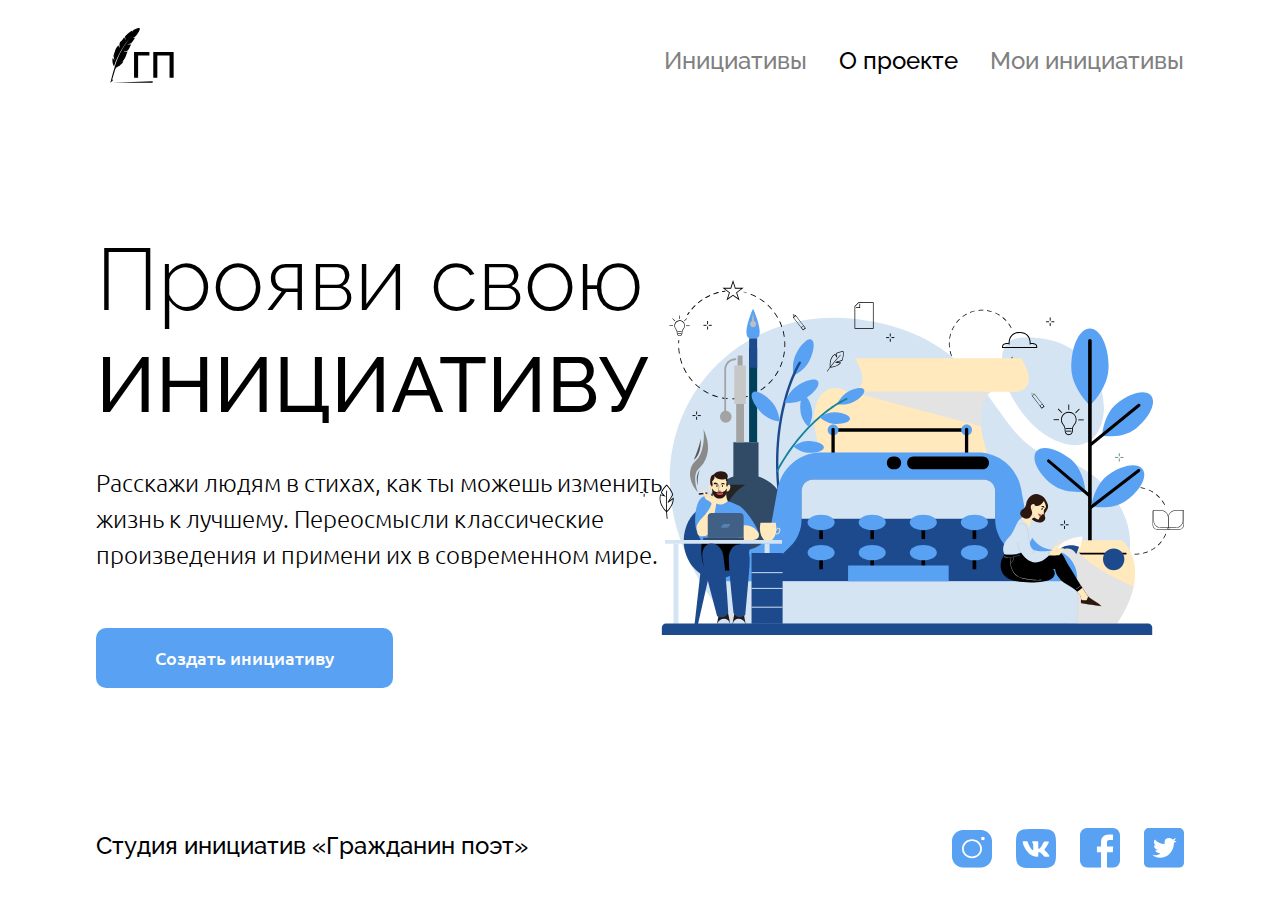
<file: index.html>
<!DOCTYPE html>
<html lang="ru">
  <head>
    <meta charset="UTF-8">
    <meta name="viewport" content="width=device-width, initial-scale=1.0">
    <meta name="description" content="Портал народных инициатив в эпоху глобальной цензуры">
    <meta name="keywords" content="Образование, обучение, практика, теория, инициативы, хакатон, Яндекс, Практикум, JavaScript, React">
    <meta name="author" content="Борис Никиташов">
    <meta name="author" content="Вадим Колесников">
    <meta name="author" content="Александр Удинкан">
    <meta name="author" content="Анна Кухилава">
    <link href="./pages/index.css" rel="stylesheet">
    <title>Гражданин поэт – 2025</title>
  </head>
  <body class="root">
    <header class="header root__header">
      <a href="index.html">
        <img class="header__logo" src="resources/images/logo.svg" alt="Логотип проекта «Гражданин поэт – 2025»">
      </a>
      <nav class="header__nav">
        <ul class="header__list">
          <li class="header__list-item"><a class="header__link header__link_disabled" href="#">Инициативы</a></li>
          <li class="header__list-item"><a class="header__link" id="about-link" href="aboutProject.html">О проекте</a></li>
          <li class="header__list-item"><a class="header__link header__link_disabled" href="#">Мои инициативы</a></li>
        </ul>
      </nav>
    </header>
    <main class="main main_index root__main">
      <h1 class="main__title">Прояви свою <br> <span class="main__title_bold">инициативу</span></h1>
      <p class="main__text">Расскажи людям в стихах, как ты можешь изменить жизнь к лучшему. Переосмысли классические произведения и примени их в современном мире.</p>
      <button class="button button_type_create">Создать инициативу</button>
    </main>
    <footer class="footer root__footer">
      <address class="footer__author">Студия инициатив «Гражданин поэт»</address>
      <ul class="footer__list">
        <li class="footer__list-item">
          <a class="footer__link" href="#">
            <img class="footer__icon" src="resources/images/Instagram.svg" alt="Instagram">
          </a>
        </li>
        <li class="footer__list-item">
          <a class="footer__link" href="#">
            <img class="footer__icon" src="resources/images/VK.svg" alt="ВКонтакте">
          </a>
        </li>
        <li class="footer__list-item">
          <a class="footer__link" href="#">
            <img class="footer__icon" src="resources/images/Facebook.svg" alt="Facebook">
          </a>
        </li>
        <li class="footer__list-item">
          <a class="footer__link" href="#">
            <img class="footer__icon" src="resources/images/Twitter.svg" alt="Twitter">
          </a>
        </li>
      </ul>
    </footer>
    <div class="sorry">
      <p class="sorry__title">Извините!</p>
      <p class="sorry__text">У вас слишком маленький экран. Найдите калькулятор побольше.</p>
    </div>
    <script src="./scripts/common.js"></script>
    <script src="./scripts/index.js"></script>
  </body>
</html>
</file>
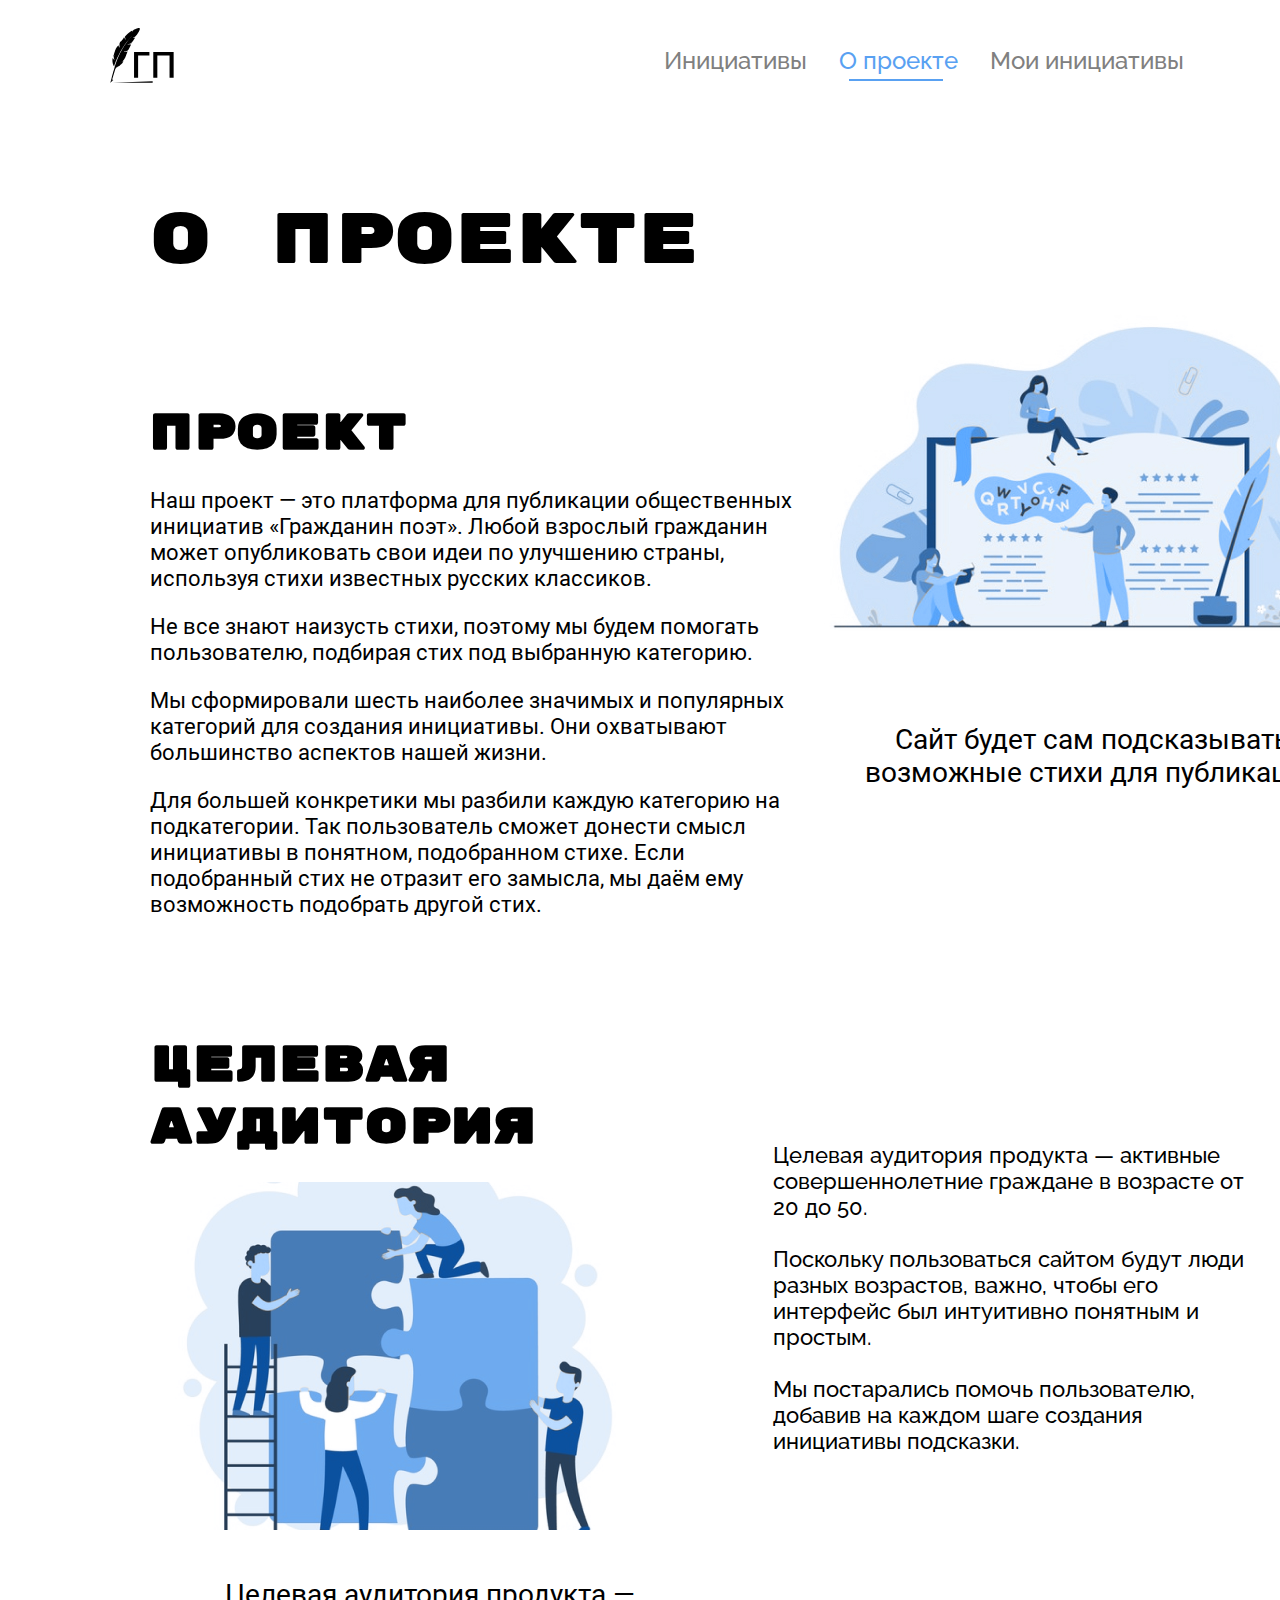
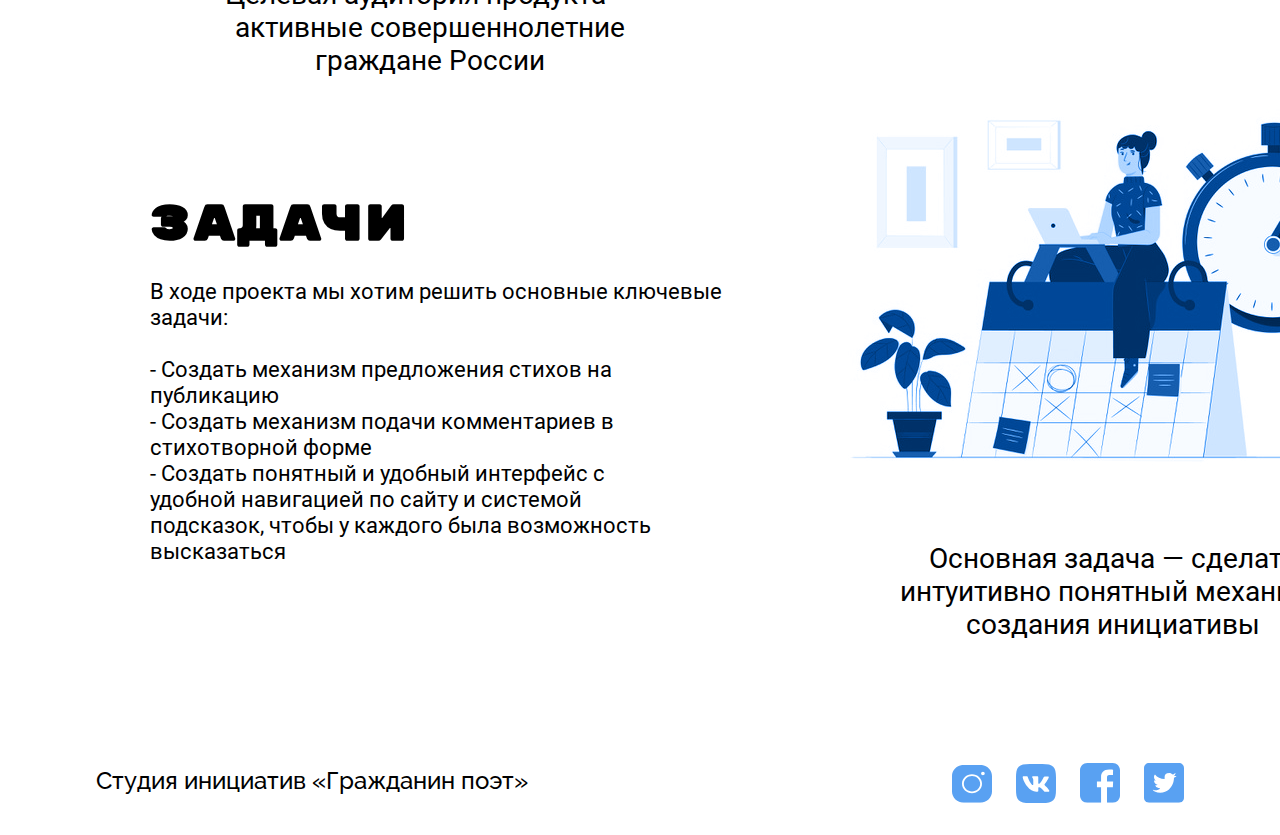
<file: aboutProject.html>
<!DOCTYPE html>
<html lang="ru">
<head>
    <meta charset="UTF-8">
    <meta name="viewport" content="width=device-width, initial-scale=1.0">
    <meta name="description" content="Портал народных инициатив в эпоху глобальной цензуры">
    <meta name="keywords"
        content="Образование, обучение, практика, теория, инициативы, хакатон, Яндекс, Практикум, JavaScript, React">
    <meta name="author" content="Борис Никиташов">
    <meta name="author" content="Вадим Колесников">
    <meta name="author" content="Александр Удинкан">
    <meta name="author" content="Анна Кухилава">
    <link href="./pages/aboutProject.css" rel="stylesheet">
    <title>ГП-2025 – Создание инициативы</title>
</head>
<body class="root">
    <header class="header root__header">
        <a href="index.html">
            <img class="header__logo" src="resources/images/logo.svg" alt="Логотип проекта «Гражданин поэт – 2025»">
        </a>
        <nav class="header__nav">
            <ul class="header__list">
                <li class="header__list-item"><a class="header__link header__link_disabled" href="#">Инициативы</a></li>
                <li class="header__list-item"><a class="header__link header__link_active" id="about-link" href="aboutProject.html">О проекте</a></li>
                <li class="header__list-item"><a class="header__link header__link_disabled" href="#">Мои инициативы</a></li>
            </ul>
        </nav>
    </header>
    <main class="about-project">
        <h1 class="about-project__title">О проекте</h1>
        <section class="project">
            <div class="project__container">
                <div class="project__container_root">
                    <h2 class="project__container_subtitle">Проект</h2>
                    <p class="project__container_description">Наш проект — это платформа для публикации общественных
                        инициатив «Гражданин поэт». Любой взрослый гражданин может опубликовать свои идеи по улучшению
                        страны, используя стихи известных русских классиков.
                    </p>
                    <p class="project__container_description">Не все знают наизусть стихи, поэтому мы будем помогать пользователю, подбирая стих под выбранную
                        категорию.</p>
                    <p class="project__container_description">Мы сформировали шесть наиболее значимых и популярных категорий для создания инициативы. Они
                        охватывают большинство аспектов нашей жизни.</p>
                    <p class="project__container_description">Для большей конкретики мы разбили каждую категорию на подкатегории. Так пользователь сможет
                        донести смысл инициативы в понятном, подобранном стихе. Если подобранный стих не отразит его
                        замысла, мы даём ему возможность подобрать другой стих.</p>
                </div>
                <div class="project__img-container">
                    <img class="project__img-container_pic" src="./resources/images/aboutProject/about1.jpg">
                    <p class="project__img-container_text">Сайт будет сам подсказывать возможные стихи для публикации</p>
                </div>
            </div>
            <div class="project__container">
                <div class="project__container_root">
                    <h2 class="project__container_subtitle">Целевая аудитория</h2>
                    <div class="project__img-container">
                        <img class="project__img-container_pic" src="./resources/images/aboutProject/about2.png">
                        <p class="project__img-container_text">Целевая аудитория продукта — активные совершеннолетние
                            граждане России</p>

                    </div>
                </div>
                <p class="project__container_defenition">Целевая аудитория продукта — активные совершеннолетние граждане
                    в возрасте от 20 до 50.<br><br>
                    Поскольку пользоваться сайтом будут люди разных возрастов, важно, чтобы его интерфейс был интуитивно
                    понятным и простым.<br><br>
                    Мы постарались помочь пользователю, добавив на каждом шаге создания инициативы подсказки.</p>
            </div>
            <div class="project__container">
                <div class="project__container_root">
                    <h2 class="project__container_subtitle">Задачи</h2>
                    <p class="project__container_description">В ходе проекта мы хотим решить основные ключевые задачи:<br><br>
                        <li class="project__container_root_element">- Создать механизм предложения стихов на публикацию
                        </li>
                        <li class="project__container_root_element">- Создать механизм подачи комментариев в стихотворной
                            форме</li>
                        <li class="project__container_root_element">- Создать понятный и удобный интерфейс с удобной
                            навигацией по сайту и системой подсказок, чтобы у каждого была возможность высказаться</li>
                    </p>
                </div>
                <div class="project__img-container">
                    <img class="project__img-container_pic" src="./resources/images/aboutProject/about3.png">
                    <p class="project__img-container_text">Основная задача — сделать интуитивно понятный механизм
                        создания инициативы</p>
                </div>
            </div>
        </section>
    </main>
    <footer class="footer root__footer">
        <address class="footer__author">Студия инициатив «Гражданин поэт»</address>
        <ul class="footer__list">
            <li class="footer__list-item">
                <a class="footer__link" href="#">
                    <img class="footer__icon" src="resources/images/Instagram.svg" alt="Instagram">
                </a>
            </li>
            <li class="footer__list-item">
                <a class="footer__link" href="#">
                    <img class="footer__icon" src="resources/images/VK.svg" alt="ВКонтакте">
                </a>
            </li>
            <li class="footer__list-item">
                <a class="footer__link" href="#">
                    <img class="footer__icon" src="resources/images/Facebook.svg" alt="Facebook">
                </a>
            </li>
            <li class="footer__list-item">
                <a class="footer__link" href="#">
                    <img class="footer__icon" src="resources/images/Twitter.svg" alt="Twitter">
                </a>
            </li>
        </ul>
    </footer>
    <div class="sorry">
        <p class="sorry__title">Извините!</p>
        <p class="sorry__text">У вас слишком маленький экран. Найдите калькулятор побольше.</p>
      </div>
    <script src="scripts/common.js"></script>
</body>
</html>
</file>
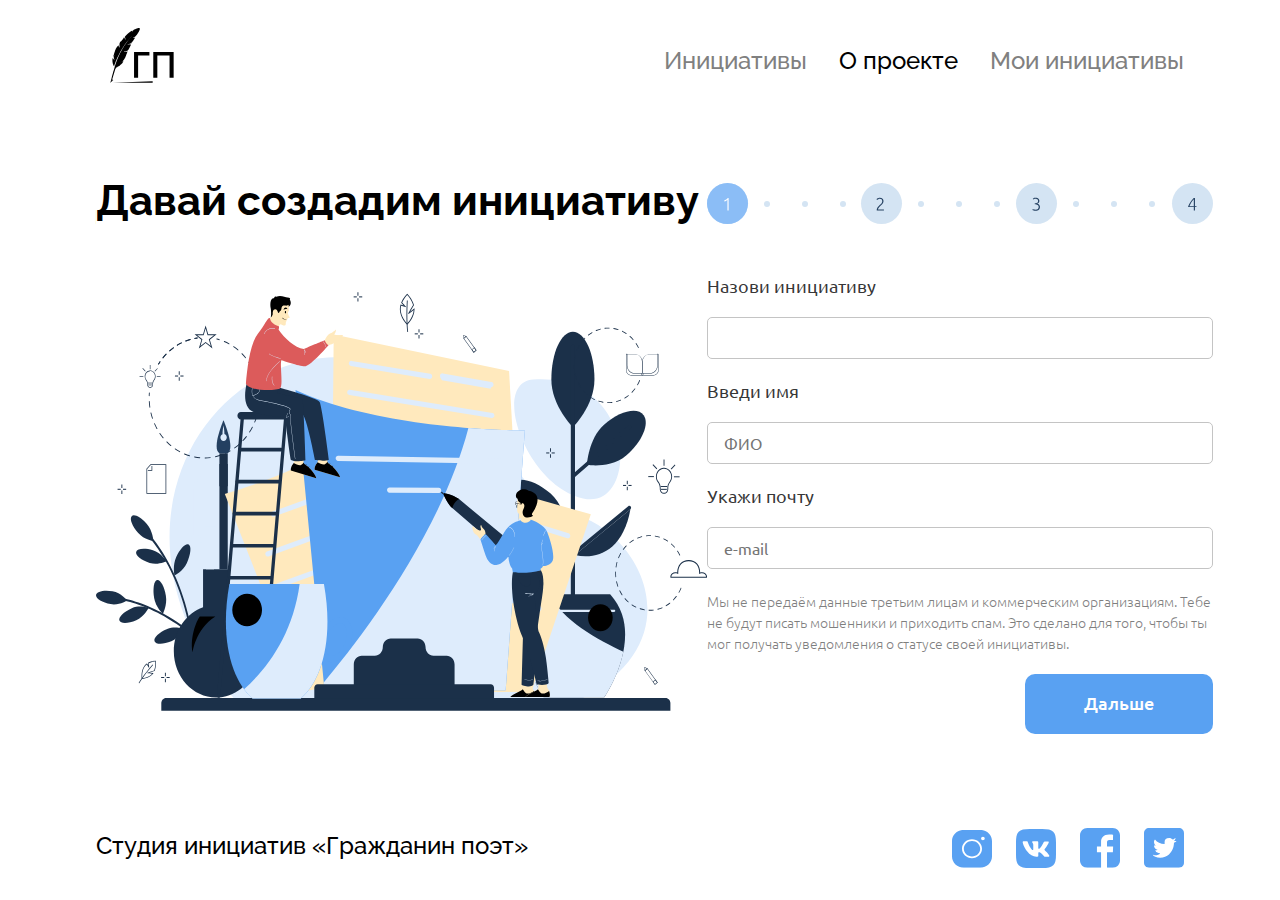
<file: first-screen.html>
<!DOCTYPE html>
<html lang="ru">
  <head>
    <meta charset="UTF-8">
    <meta name="viewport" content="width=device-width, initial-scale=1.0">
    <meta name="description" content="Портал народных инициатив в эпоху глобальной цензуры">
    <meta name="keywords" content="Образование, обучение, практика, теория, инициативы, хакатон, Яндекс, Практикум, JavaScript, React">
    <meta name="author" content="Борис Никиташов">
    <meta name="author" content="Вадим Колесников">
    <meta name="author" content="Александр Удинкан">
    <meta name="author" content="Анна Кухилава">
    <link href="./pages/first-screen.css" rel="stylesheet">
    <title>ГП-2025 – Создание инициативы</title>
  </head>
  <body class="root">
    <header class="header root__header">
      <a href="index.html">
        <img class="header__logo" src="resources/images/logo.svg" alt="Логотип проекта «Гражданин поэт – 2025»">
      </a>
      <nav class="header__nav">
        <ul class="header__list">
          <li class="header__list-item"><a class="header__link header__link_disabled" href="#">Инициативы</a></li>
          <li class="header__list-item"><a class="header__link" id="about-link" href="aboutProject.html">О проекте</a></li>
          <li class="header__list-item"><a class="header__link header__link_disabled" href="#">Мои инициативы</a></li>
        </ul>
      </nav>
    </header>
    <main class="main root__main">
      <div class="main__pic-container">
        <h2 class="main__subtitle">Давай создадим инициативу</h2>
        <div class="main__illustration main__illustration_page_one"></div>
      </div>
      <div class="main__form-container">
        <div class="main__progress-bar main__progress-bar_step_one"></div>
        <form class="form">
          <label class="form__label" for="initiative">Назови инициативу</label>
          <input class="form__input" id="initiative_name" type="text" name="initiative" required>
          <label class="form__label" for="username">Введи имя</label>
          <input class="form__input" id="initiative_username" type="text" name="username" required placeholder="ФИО">
          <label class="form__label" for="usermail">Укажи почту</label>
          <input class="form__input" id="initiative_usermail" type="email" name="usermail" required placeholder="e-mail">
          <p class="form__info">Мы не передаём данные третьим лицам и коммерческим организациям. Тебе не будут писать мошенники и приходить спам. 
          Это сделано для того, чтобы ты мог получать уведомления о статусе своей инициативы.</p>
          <button class="button button_type_next">Дальше</button>
        </form>
      </div>
    </main>
    <footer class="footer root__footer">
      <address class="footer__author">Студия инициатив «Гражданин поэт»</address>
      <ul class="footer__list">
        <li class="footer__list-item">
          <a class="footer__link" href="#">
            <img class="footer__icon" src="resources/images/Instagram.svg" alt="Instagram">
          </a>
        </li>
        <li class="footer__list-item">
          <a class="footer__link" href="#">
            <img class="footer__icon" src="resources/images/VK.svg" alt="ВКонтакте">
          </a>
        </li>
        <li class="footer__list-item">
          <a class="footer__link" href="#">
            <img class="footer__icon" src="resources/images/Facebook.svg" alt="Facebook">
          </a>
        </li>
        <li class="footer__list-item">
          <a class="footer__link" href="#">
            <img class="footer__icon" src="resources/images/Twitter.svg" alt="Twitter">
          </a>
        </li>
      </ul>
    </footer>
    <div class="sorry">
      <p class="sorry__title">Извините!</p>
      <p class="sorry__text">У вас слишком маленький экран. Найдите калькулятор побольше.</p>
    </div>
    <script src="scripts/first-screen.js"></script>
  </body>
</html>
</file>
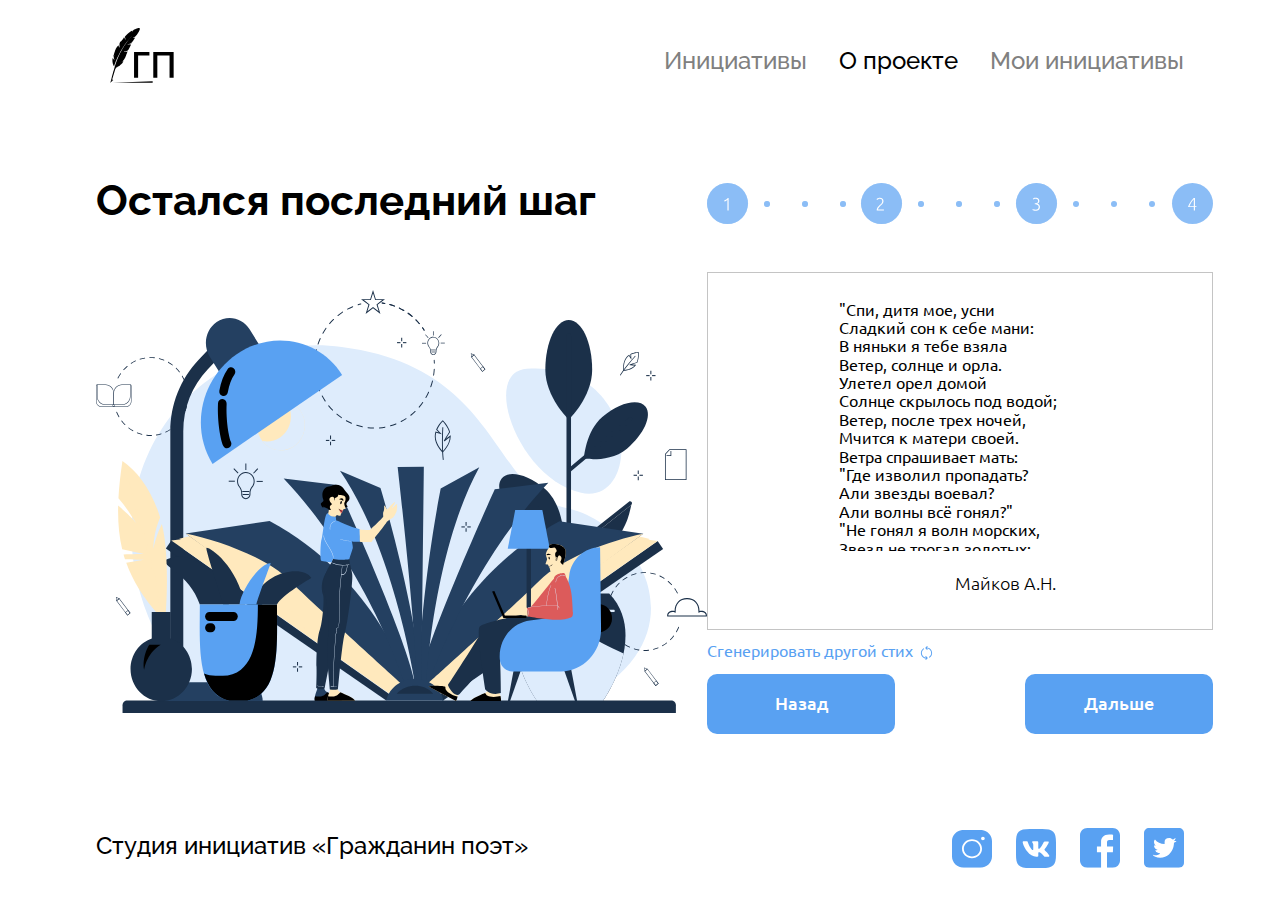
<file: fourth-screen.html>
<!DOCTYPE html>
<html lang="ru">
  <head>
    <meta charset="UTF-8">
    <meta name="viewport" content="width=device-width, initial-scale=1.0">
    <meta name="description" content="Портал народных инициатив в эпоху глобальной цензуры">
    <meta name="keywords" content="Образование, обучение, практика, теория, инициативы, хакатон, Яндекс, Практикум, JavaScript, React">
    <meta name="author" content="Борис Никиташов">
    <meta name="author" content="Вадим Колесников">
    <meta name="author" content="Александр Удинкан">
    <meta name="author" content="Анна Кухилава">
    <link href="./pages/fourth-screen.css" rel="stylesheet">
    <title>ГП-2025 – Создание инициативы</title>
  </head>
  <body class="root">
    <header class="header root__header">
      <a href="index.html">
        <img class="header__logo" src="resources/images/logo.svg" alt="Логотип проекта «Гражданин поэт – 2025»">
      </a>
      <nav class="header__nav">
        <ul class="header__list">
          <li class="header__list-item"><a class="header__link header__link_disabled" href="#">Инициативы</a></li>
          <li class="header__list-item"><a class="header__link" id="about-link" href="aboutProject.html">О проекте</a></li>
          <li class="header__list-item"><a class="header__link header__link_disabled" href="#">Мои инициативы</a></li>
        </ul>
      </nav>
    </header>
    <main class="main root__main">
      <div class="main__pic-container">
        <h2 class="main__subtitle">Остался последний шаг</h2>
        <div class="main__illustration main__illustration_page_four"></div>
      </div>
      <div class="main__form-container">
        <div class="main__progress-bar main__progress-bar_step_four"></div>
        <form class="form form_step_four">
          <div class="form__textarea-wrapper">
            <textarea class="form__input form__input_type_textarea" name="rhymes" readonly>"Спи, дитя мое, усни
Сладкий сон к себе мани:
В няньки я тебе взяла
Ветер, солнце и орла.
Улетел орел домой
Солнце скрылось под водой;
Ветер, после трех ночей,
Мчится к матери своей.
Ветра спрашивает мать:
"Где изволил пропадать?
Али звезды воевал?
Али волны всё гонял?"
"Не гонял я волн морских,
Звезд не трогал золотых;
Я дитя оберегал,
Колыбелочку качал!"
            </textarea>
            <p class="form__author">Майков А.Н.</p>
          </div>
          <button class="button button_type_refresh">Сгенерировать другой стих
            <img class="button__refresh-icon" src="./resources/images/refresh.svg" alt="Обновить стихи">
          </button>
          <div class="form__buttons">
            <button class="button button_type_back">Назад</button>
            <button class="button button_type_next">Дальше</button>
          </div>
        </form>
      </div>
    </main>
    <footer class="footer root__footer">
      <address class="footer__author">Студия инициатив «Гражданин поэт»</address>
      <ul class="footer__list">
        <li class="footer__list-item">
          <a class="footer__link" href="#">
            <img class="footer__icon" src="resources/images/Instagram.svg" alt="Instagram">
          </a>
        </li>
        <li class="footer__list-item">
          <a class="footer__link" href="#">
            <img class="footer__icon" src="resources/images/VK.svg" alt="ВКонтакте">
          </a>
        </li>
        <li class="footer__list-item">
          <a class="footer__link" href="#">
            <img class="footer__icon" src="resources/images/Facebook.svg" alt="Facebook">
          </a>
        </li>
        <li class="footer__list-item">
          <a class="footer__link" href="#">
            <img class="footer__icon" src="resources/images/Twitter.svg" alt="Twitter">
          </a>
        </li>
      </ul>
    </footer>
    <div class="done root__done">
      <div class="done__container">
        <h3 class="done__title">Готово!</h3>
        <p class="done__text">Поздравляем, твоя инициатива <br> опубликована на сайте.</p>
        <div class="done__illustration"></div>
        <p class="done__text">Ты всегда сможешь найти её в разделе <br> «Мои инициативы»</p>
        <button class="button">Готово</button>
      </div>
    </div>
    <div class="sorry">
      <p class="sorry__title">Извините!</p>
      <p class="sorry__text">У вас слишком маленький экран. Найдите калькулятор побольше.</p>
    </div>
    <script src="./scripts/common.js"></script>
    <script src="./scripts/fourth-screen.js"></script>
  </body>
</html>
</file>
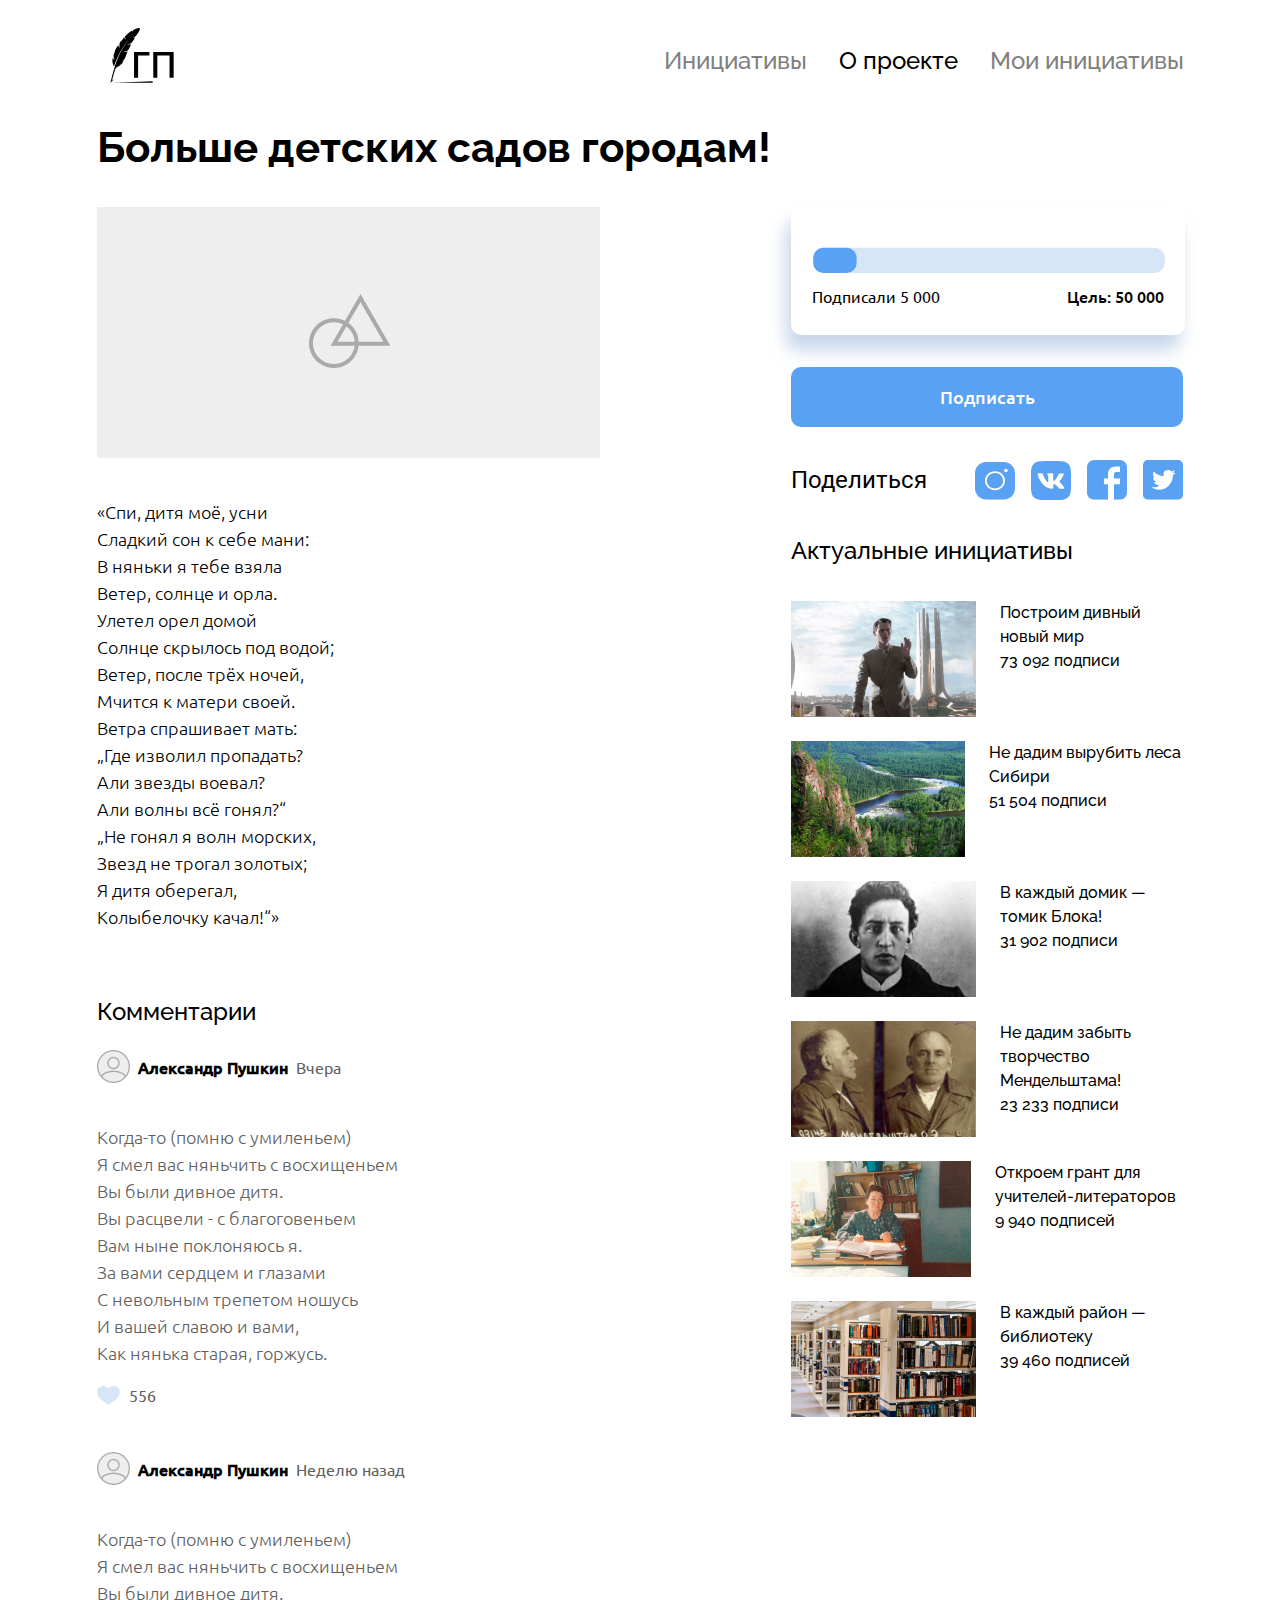
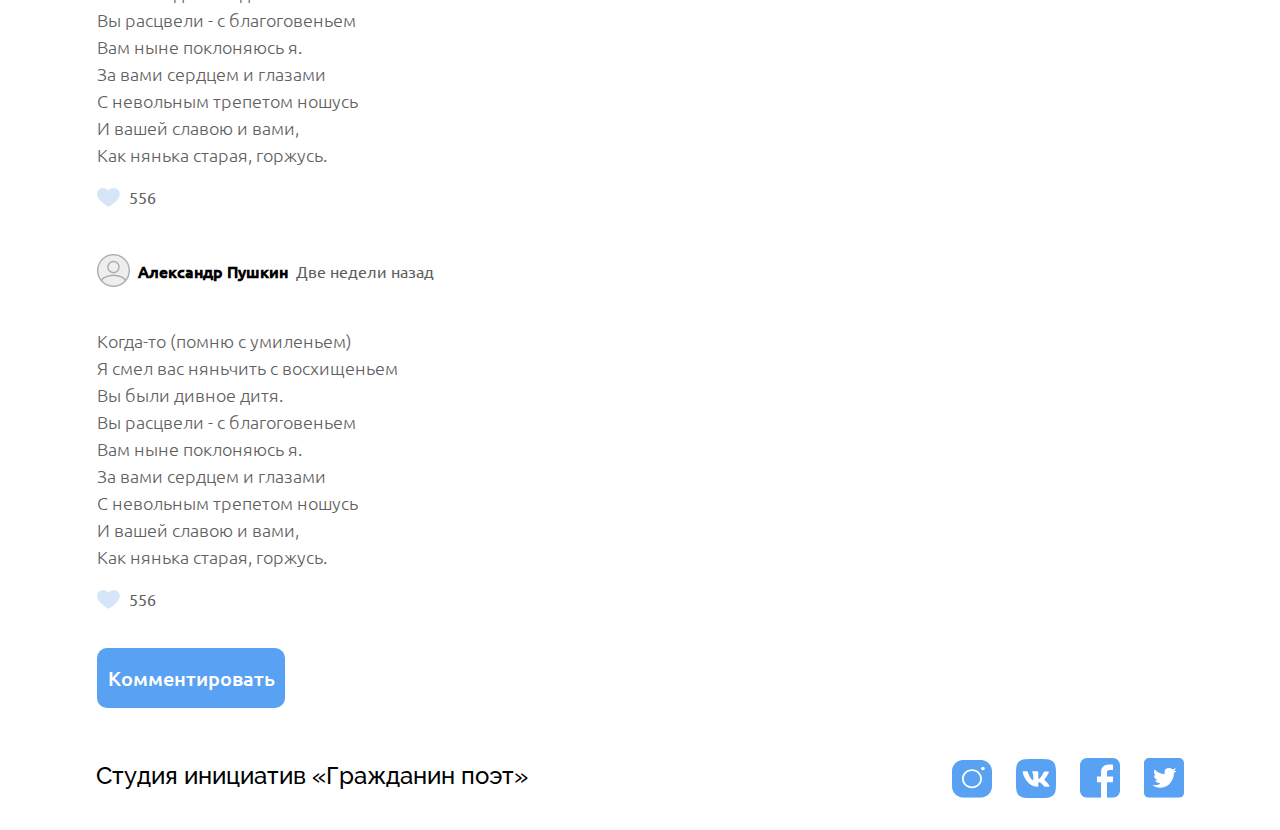
<file: fresh-initiative.html>
<!DOCTYPE html>
<html lang="ru">
  <head>
    <meta charset="UTF-8">
    <meta name="viewport" content="width=device-width, initiative-scale=1.0">
    <meta name="description" content="Портал народных инициатив в эпоху глобальной цензуры">
    <meta name="keywords" content="Образование, обучение, практика, теория, инициативы, хакатон, Яндекс, Практикум, JavaScript, React">
    <meta name="author" content="Борис Никиташов">
    <meta name="author" content="Вадим Колесников">
    <meta name="author" content="Александр Удинкан">
    <meta name="author" content="Анна Кухилава">
    <link href="./pages/initiative.css" rel="stylesheet">
    <title>Гражданин поэт – 2025</title>
  </head>
  <body class="root root_initiative">
    <header class="header root__header">
      <a href="index.html">
        <img class="header__logo" src="resources/images/logo.svg" alt="Логотип проекта «Гражданин поэт – 2025»">
      </a>
      <nav class="header__nav">
        <ul class="header__list">
          <li class="header__list-item"><a class="header__link header__link_disabled" href="#">Инициативы</a></li>
          <li class="header__list-item"><a class="header__link" id="about-link" href="aboutProject.html">О проекте</a></li>
          <li class="header__list-item"><a class="header__link header__link_disabled" href="#">Мои инициативы</a></li>
        </ul>
      </nav>
    </header>
    <main class="initiative root__initiative">
      <h1 class="initiative__title">Больше детских садов городам!</h1>
      <div class="initiative__container">
        <div class="initiative__main">
          <img class="initiative__image" src="./resources/images/image-placeholder.png" alt="Иллюстрация к инициативе">
          <p class="initiative__text">
«Спи, дитя моё, усни
Сладкий сон к себе мани:
В няньки я тебе взяла
Ветер, солнце и орла.
Улетел орел домой
Солнце скрылось под водой;
Ветер, после трёх ночей,
Мчится к матери своей.
Ветра спрашивает мать:
„Где изволил пропадать?
Али звезды воевал?
Али волны всё гонял?“
„Не гонял я волн морских,
Звезд не трогал золотых;
Я дитя оберегал,
Колыбелочку качал!“»</p>
          <div class="initiative__comments">
            <h2 class="initiative__comments-title">Комментарии</h2>
            <article class="comment">
              <section class="comment__title">
                <img class="comment__userpic" src="./resources/images/userpic-placeholder.png" alt="Аватар пользователя">
                <h3 class="comment__author">Александр Пушкин</h3>
                <p class="comment__time">Вчера</p>
              </section>
              <p class="comment__text">
Когда-то (помню с умиленьем)
Я смел вас няньчить с восхищеньем
Вы были дивное дитя.
Вы расцвели - с благоговеньем
Вам ныне поклоняюсь я.
За вами сердцем и глазами
С невольным трепетом ношусь
И вашей славою и вами,
Как нянька старая, горжусь.</p>
              <section class="comment__reaction">
                <button class="comment__like"></button>
                <p class="comment__like-count">556</p>
              </section>
            </article>
            <article class="comment">
              <section class="comment__title">
                <img class="comment__userpic" src="./resources/images/userpic-placeholder.png" alt="Аватар пользователя">
                <h3 class="comment__author">Александр Пушкин</h3>
                <p class="comment__time">Неделю назад</p>
              </section>
              <p class="comment__text">
Когда-то (помню с умиленьем)
Я смел вас няньчить с восхищеньем
Вы были дивное дитя.
Вы расцвели - с благоговеньем
Вам ныне поклоняюсь я.
За вами сердцем и глазами
С невольным трепетом ношусь
И вашей славою и вами,
Как нянька старая, горжусь.</p>
              <section class="comment__reaction">
                <button class="comment__like"></button>
                <p class="comment__like-count">556</p>
              </section>
            </article>
            <article class="comment">
              <section class="comment__title">
                <img class="comment__userpic" src="./resources/images/userpic-placeholder.png" alt="Аватар пользователя">
                <h3 class="comment__author">Александр Пушкин</h3>
                <p class="comment__time">Две недели назад</p>
              </section>
              <p class="comment__text">
Когда-то (помню с умиленьем)
Я смел вас няньчить с восхищеньем
Вы были дивное дитя.
Вы расцвели - с благоговеньем
Вам ныне поклоняюсь я.
За вами сердцем и глазами
С невольным трепетом ношусь
И вашей славою и вами,
Как нянька старая, горжусь.</p>
              <section class="comment__reaction">
                <button class="comment__like"></button>
                <p class="comment__like-count">556</p>
              </section>
            </article>
            <button class="initiative__more-comments">Ещё 10 комментариев из 35</button>
            <button class="button button_type_comment">Комментировать</button>
          </div>
        </div>
        <aside class="initiative__aside">
          <section class="initiative__support">
            <div class="initiative__support-container">
              <img class="initiative__support-bar" src="./resources/images/support-bar.svg" alt="Количество подписавшихся">
              <div class="initiative__labels">
                <p class="initiative__support-count">Подписали 5 000</p>
                <p class="initiative__support-target">Цель: 50 000</p>
              </div>
            </div>
            <button class="button button_type_support">Подписать</button>
          </section>
          <ul class="initiative__share">
            <li class="initiative__share-item">
              <a class="initiative__share-link" href="#">
                <img class="initiative__share-icon" src="resources/images/Instagram.svg" alt="Instagram">
              </a>
            </li>
            <li class="initiative__share-item">
              <a class="initiative__share-link" href="#">
                <img class="initiative__share-icon" src="resources/images/VK.svg" alt="ВКонтакте">
              </a>
            </li>
            <li class="initiative__share-item">
              <a class="initiative__share-link" href="#">
                <img class="initiative__share-icon" src="resources/images/Facebook.svg" alt="Facebook">
              </a>
            </li>
            <li class="initiative__share-item">
              <a class="initiative__share-link" href="#">
                <img class="initiative__share-icon" src="resources/images/Twitter.svg" alt="Twitter">
              </a>
            </li>
          </ul>
          <section class="initiative__actual">
            <h2 class="initiative__actual-title">Актуальные инициативы</h2>
            <article class="initiative__actual-card">
              <img class="initiative__actual-image" src="./resources/images/initiative-illustrations/illustration1.jpg" alt="Иллюстрация к инициативе">
              <div class="initiative__actual-card-texts">
                <h3 class="initiative__actual-card-title">Построим дивный новый мир</h3>
                <p class="initiative__actual-supporters">73 092 подписи</p>
              </div>
            </article>
            <article class="initiative__actual-card">
              <img class="initiative__actual-image" src="./resources/images/initiative-illustrations/illustration2.webp" alt="Иллюстрация к инициативе">
              <div class="initiative__actual-card-texts">
                <h3 class="initiative__actual-card-title">Не дадим вырубить леса Сибири</h3>
                <p class="initiative__actual-supporters">51 504 подписи</p>
              </div>
            </article>
            <article class="initiative__actual-card">
              <img class="initiative__actual-image" src="./resources/images/initiative-illustrations/illustration3.webp" alt="Иллюстрация к инициативе">
              <div class="initiative__actual-card-texts">
                <h3 class="initiative__actual-card-title">В каждый домик — томик Блока!</h3>
                <p class="initiative__actual-supporters">31 902 подписи</p>
              </div>
            </article>
            <article class="initiative__actual-card">
              <img class="initiative__actual-image" src="./resources/images/initiative-illustrations/illustration4.jpg" alt="Иллюстрация к инициативе">
              <div class="initiative__actual-card-texts">
                <h3 class="initiative__actual-card-title">Не дадим забыть творчество Мендельштама!</h3>
                <p class="initiative__actual-supporters">23 233 подписи</p>
              </div>
            </article>
            <article class="initiative__actual-card">
              <img class="initiative__actual-image" src="./resources/images/initiative-illustrations/illustration5.jpg" alt="Иллюстрация к инициативе">
              <div class="initiative__actual-card-texts">
                <h3 class="initiative__actual-card-title">Откроем грант для учителей-литераторов</h3>
                <p class="initiative__actual-supporters">9 940 подписей</p>
              </div>
            </article>
            <article class="initiative__actual-card">
              <img class="initiative__actual-image" src="./resources/images/initiative-illustrations/illustration6.jpg" alt="Иллюстрация к инициативе">
              <div class="initiative__actual-card-texts">
                <h3 class="initiative__actual-card-title">В каждый район — библиотеку</h3>
                <p class="initiative__actual-supporters">39 460 подписей</p>
              </div>
            </article>
          </section>
        </aside>
      </div>
    </main>
    <footer class="footer root__footer">
      <address class="footer__author">Студия инициатив «Гражданин поэт»</address>
      <ul class="footer__list">
        <li class="footer__list-item">
          <a class="footer__link" href="#">
            <img class="footer__icon" src="resources/images/Instagram.svg" alt="Instagram">
          </a>
        </li>
        <li class="footer__list-item">
          <a class="footer__link" href="#">
            <img class="footer__icon" src="resources/images/VK.svg" alt="ВКонтакте">
          </a>
        </li>
        <li class="footer__list-item">
          <a class="footer__link" href="#">
            <img class="footer__icon" src="resources/images/Facebook.svg" alt="Facebook">
          </a>
        </li>
        <li class="footer__list-item">
          <a class="footer__link" href="#">
            <img class="footer__icon" src="resources/images/Twitter.svg" alt="Twitter">
          </a>
        </li>
      </ul>
    </footer>
    <div class="new-comment root__new-comment">
      <form class="new-comment__container">
        <section class="new-comment__header">
          <fieldset class="new-comment__fieldset">
            <input class="new-comment__input" id="comment_username" type="text" required placeholder="Ваше имя">
            <input class="new-comment__input" id="comment_usermail" type="email" required placeholder="Почта">
          </fieldset>
          <button class="button button_type_comment">Комментировать</button>
          <button class="close root__close"></button>
        </section>
        <section class="new-comment__choice">
          <button class="new-comment__option">
            <img class="new-comment__image" src="./resources/images/authors/lermontov.png" alt="Автор стихотворения">
            <p class="new-comment__text"><span class="new-comment__text-error">Что-то пошло не так: стих не загрузился</span></p>
            <p class="new-comment__author">М.Ю. Лермонтов</p>
          </button>
          <button class="new-comment__option">
            <img class="new-comment__image" src="./resources/images/authors/lermontov.png" alt="Автор стихотворения">
            <p class="new-comment__text"><span class="new-comment__text-error">Что-то пошло не так: стих не загрузился</span></p>
            <p class="new-comment__author">М.Ю. Лермонтов</p>
          </button>
          <button class="new-comment__option">
            <img class="new-comment__image" src="./resources/images/authors/lermontov.png" alt="Автор стихотворения">
            <p class="new-comment__text"><span class="new-comment__text-error">Что-то пошло не так: стих не загрузился</span></p>
            <p class="new-comment__author">М.Ю. Лермонтов</p>
          </button>
        </section>
        <button class="button button_type_refresh">Сгенерировать другие стихи
          <img class="button__refresh-icon" src="./resources/images/refresh.svg" alt="Обновить стихи">
        </button>
      </form>
    </div>
    <div class="sorry">
      <p class="sorry__title">Извините!</p>
      <p class="sorry__text">У вас слишком маленький экран. Найдите калькулятор побольше.</p>
    </div>
    <template id="template-comment">
      <article class="comment">
        <section class="comment__title">
          <img class="comment__userpic" src="./resources/images/userpic-placeholder.png" alt="Аватар пользователя">
          <h3 class="comment__author"></h3>
          <p class="comment__time">Сегодня</p>
        </section>
        <p class="comment__text"></p>
        <section class="comment__reaction">
          <button class="comment__like"></button>
          <p class="comment__like-count">0</p>
        </section>
      </article>
    </template>
    <script src="./scripts/common.js"></script>
    <script src="./scripts/initiative.js"></script>
  </body>
</html>
</file>
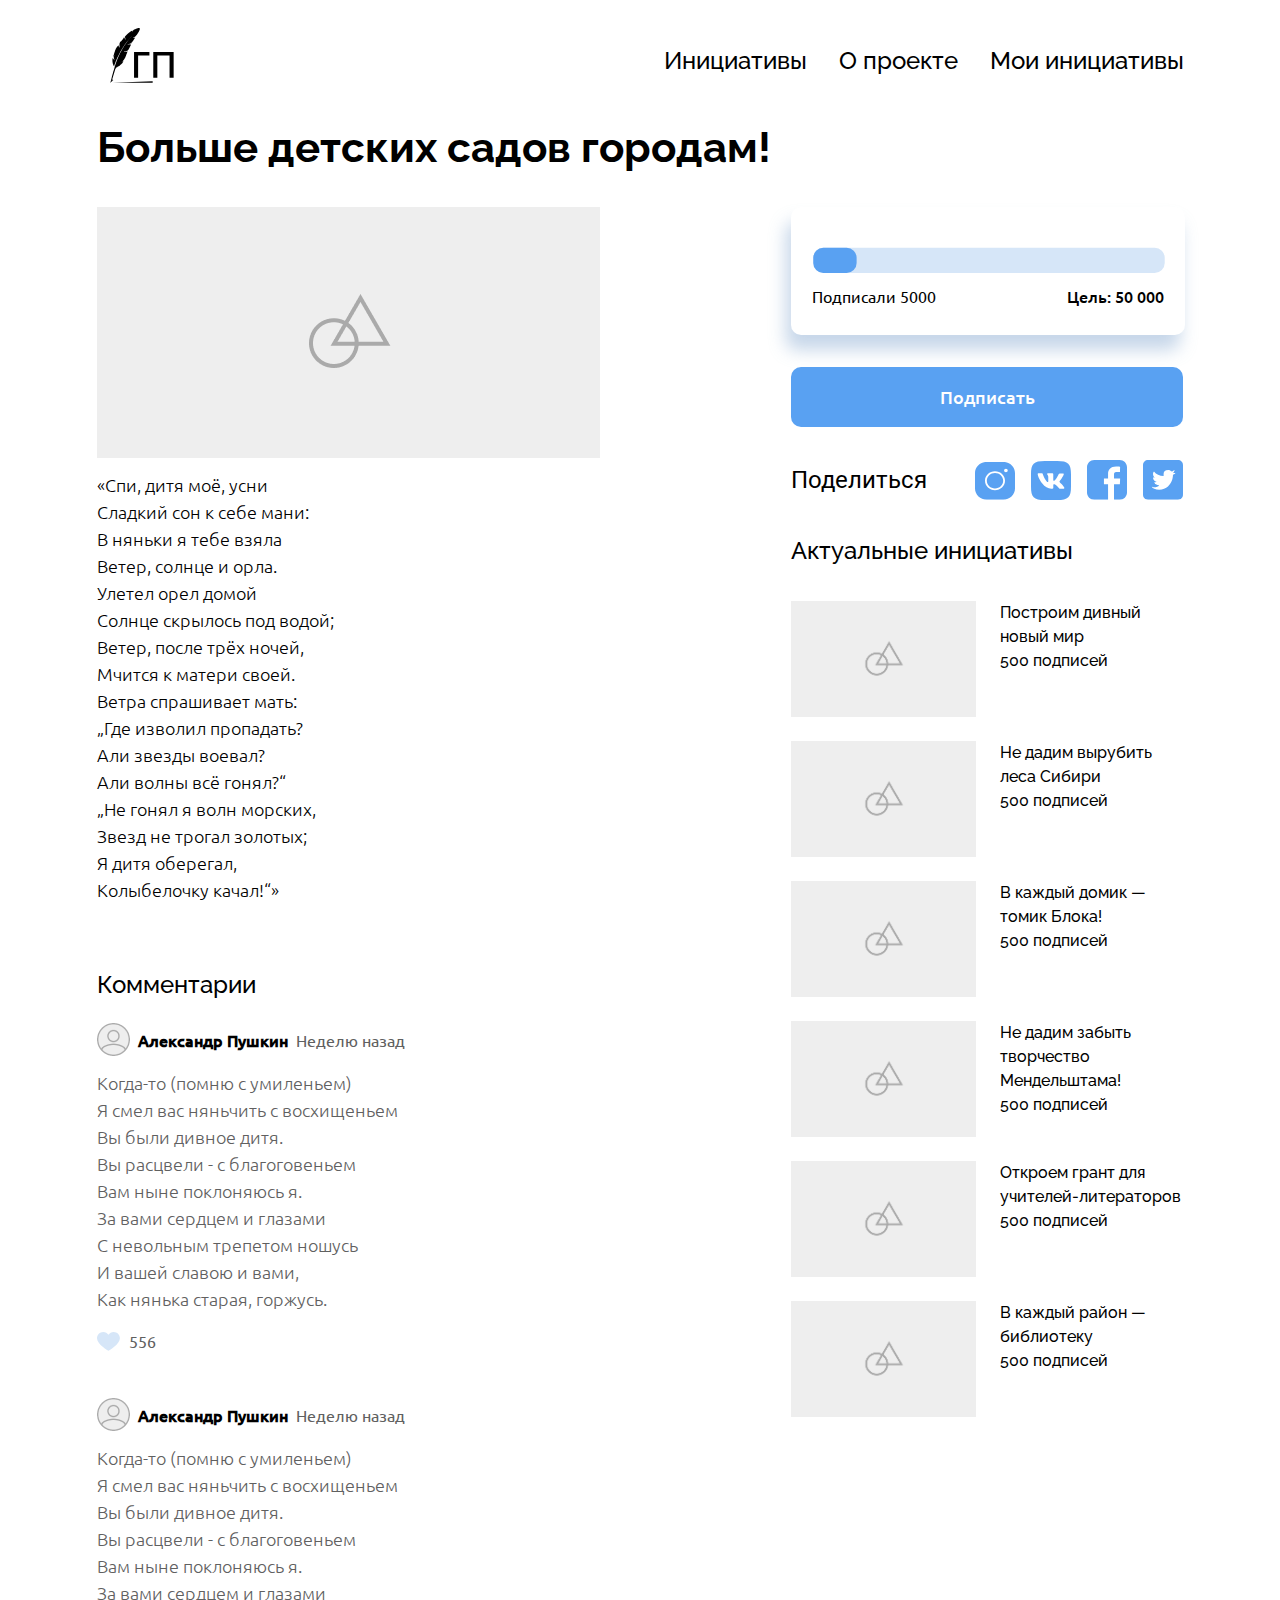
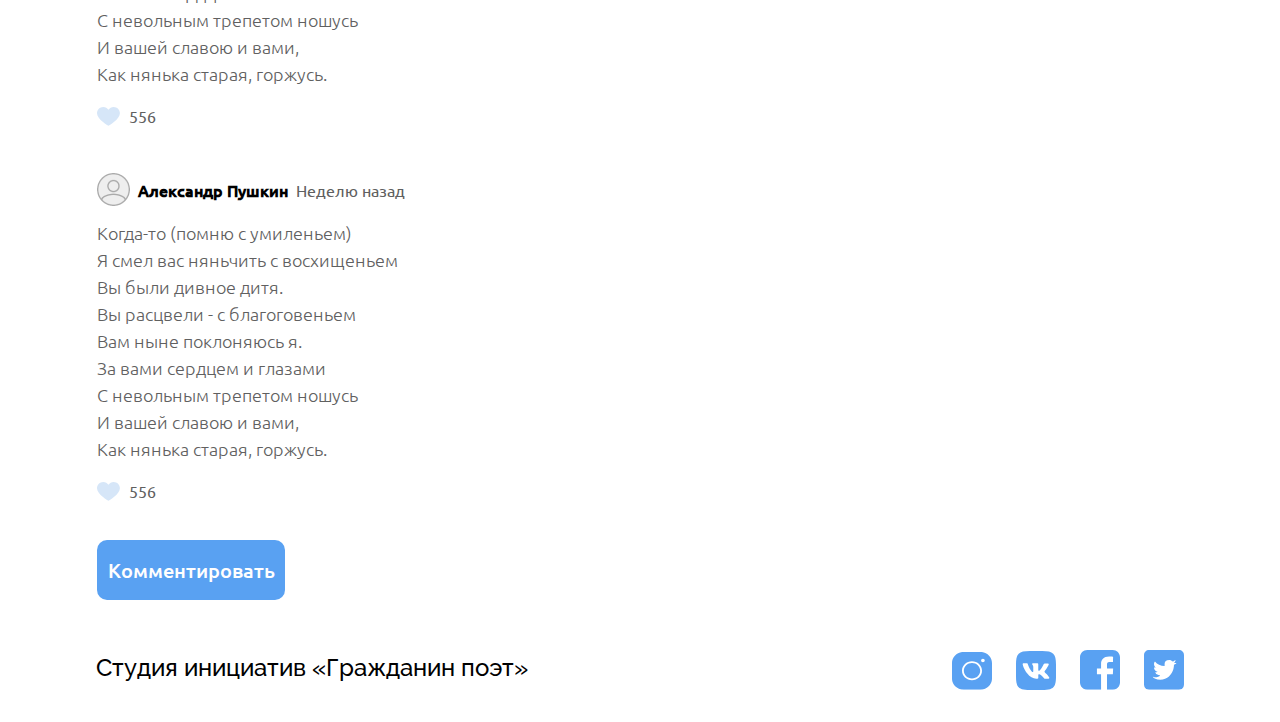
<file: initiative.html>
<!DOCTYPE html>
<html lang="ru">
  <head>
    <meta charset="UTF-8">
    <meta name="viewport" content="width=device-width, initiative-scale=1.0">
    <meta name="description" content="Портал народных инициатив в эпоху глобальной цензуры">
    <meta name="keywords" content="Образование, обучение, практика, теория, инициативы, хакатон, Яндекс, Практикум, JavaScript, React">
    <meta name="author" content="Борис Никиташов">
    <meta name="author" content="Вадим Колесников">
    <meta name="author" content="Александр Удинкан">
    <meta name="author" content="Анна Кухилава">
    <link href="./pages/initiative.css" rel="stylesheet">
    <title>Гражданин поэт – 2025</title>
  </head>
  <body class="root root_initiative">
    <header class="header root__header">
      <a href="index.html">
        <img class="header__logo" src="resources/images/logo.svg" alt="Логотип проекта «Гражданин поэт – 2025»">
      </a>
      <nav class="header__nav">
        <ul class="header__list">
          <li class="header__list-item"><a class="header__link" href="#">Инициативы</a></li>
          <li class="header__list-item"><a class="header__link" href="#">О проекте</a></li>
          <li class="header__list-item"><a class="header__link" href="#">Мои инициативы</a></li>
        </ul>
      </nav>
    </header>
    <main class="initiative root__initiative">
      <h1 class="initiative__title">Больше детских садов городам!</h1>
      <div class="initiative__container">
        <div class="initiative__main">
          <img class="initiative__image" src="./resources/images/image-placeholder.png" alt="Иллюстрация к инициативе">
          <pre class="initiative__text">
«Спи, дитя моё, усни
Сладкий сон к себе мани:
В няньки я тебе взяла
Ветер, солнце и орла.
Улетел орел домой
Солнце скрылось под водой;
Ветер, после трёх ночей,
Мчится к матери своей.
Ветра спрашивает мать:
„Где изволил пропадать?
Али звезды воевал?
Али волны всё гонял?“
„Не гонял я волн морских,
Звезд не трогал золотых;
Я дитя оберегал,
Колыбелочку качал!“»</pre>
          <div class="initiative__comments">
            <h2 class="initiative__comments-title">Комментарии</h2>
            <article class="comment">
              <section class="comment__title">
                <img class="comment__userpic" src="./resources/images/userpic-placeholder.png" alt="Аватар пользователя">
                <h3 class="comment__author">Александр Пушкин</h3>
                <p class="comment__time">Неделю назад</p>
              </section>
              <pre class="comment__text">
Когда-то (помню с умиленьем)
Я смел вас няньчить с восхищеньем
Вы были дивное дитя.
Вы расцвели - с благоговеньем
Вам ныне поклоняюсь я.
За вами сердцем и глазами
С невольным трепетом ношусь
И вашей славою и вами,
Как нянька старая, горжусь.</pre>
              <section class="comment__reaction">
                <button class="comment__like"></button>
                <p class="comment__like-count">556</p>
              </section>
            </article>
            <article class="comment">
              <section class="comment__title">
                <img class="comment__userpic" src="./resources/images/userpic-placeholder.png" alt="Аватар пользователя">
                <h3 class="comment__author">Александр Пушкин</h3>
                <p class="comment__time">Неделю назад</p>
              </section>
              <pre class="comment__text">
Когда-то (помню с умиленьем)
Я смел вас няньчить с восхищеньем
Вы были дивное дитя.
Вы расцвели - с благоговеньем
Вам ныне поклоняюсь я.
За вами сердцем и глазами
С невольным трепетом ношусь
И вашей славою и вами,
Как нянька старая, горжусь.</pre>
              <section class="comment__reaction">
                <button class="comment__like"></button>
                <p class="comment__like-count">556</p>
              </section>
            </article>
            <article class="comment">
              <section class="comment__title">
                <img class="comment__userpic" src="./resources/images/userpic-placeholder.png" alt="Аватар пользователя">
                <h3 class="comment__author">Александр Пушкин</h3>
                <p class="comment__time">Неделю назад</p>
              </section>
              <pre class="comment__text">
Когда-то (помню с умиленьем)
Я смел вас няньчить с восхищеньем
Вы были дивное дитя.
Вы расцвели - с благоговеньем
Вам ныне поклоняюсь я.
За вами сердцем и глазами
С невольным трепетом ношусь
И вашей славою и вами,
Как нянька старая, горжусь.</pre>
              <section class="comment__reaction">
                <button class="comment__like"></button>
                <p class="comment__like-count">556</p>
              </section>
            </article>
            <button class="initiative__more-comments">Ещё 10 комментариев из 35</button>
            <button class="button button_type_comment">Комментировать</button>
          </div>
        </div>
        <aside class="initiative__aside">
          <section class="initiative__support">
            <div class="initiative__support-container">
              <img class="initiative__support-bar" src="./resources/images/support-bar.svg" alt="Количество подписавшихся">
              <div class="initiative__labels">
                <p class="initiative__support-count">Подписали 5000</p>
                <p class="initiative__support-target">Цель: 50 000</p>
              </div>
            </div>
            <button class="button button_type_support">Подписать</button>
          </section>
          <ul class="initiative__share">
            <li class="initiative__share-item">
              <a class="initiative__share-link" href="#">
                <img class="initiative__share-icon" src="resources/images/Instagram.svg" alt="Instagram">
              </a>
            </li>
            <li class="initiative__share-item">
              <a class="initiative__share-link" href="#">
                <img class="initiative__share-icon" src="resources/images/VK.svg" alt="ВКонтакте">
              </a>
            </li>
            <li class="initiative__share-item">
              <a class="initiative__share-link" href="#">
                <img class="initiative__share-icon" src="resources/images/Facebook.svg" alt="Facebook">
              </a>
            </li>
            <li class="initiative__share-item">
              <a class="initiative__share-link" href="#">
                <img class="initiative__share-icon" src="resources/images/Twitter.svg" alt="Twitter">
              </a>
            </li>
          </ul>
          <section class="initiative__actual">
            <h2 class="initiative__actual-title">Актуальные инициативы</h2>
            <article class="initiative__actual-card">
              <img class="initiative__actual-image" src="./resources/images/image-placeholder.png" alt="Иллюстрация к инициативе">
              <div class="initiative__actual-card-texts">
                <h3 class="initiative__actual-card-title">Построим дивный новый мир</h3>
                <p class="initiative__actual-supporters">500 подписей</p>
              </div>
            </article>
            <article class="initiative__actual-card">
              <img class="initiative__actual-image" src="./resources/images/image-placeholder.png" alt="Иллюстрация к инициативе">
              <div class="initiative__actual-card-texts">
                <h3 class="initiative__actual-card-title">Не дадим вырубить леса Сибири</h3>
                <p class="initiative__actual-supporters">500 подписей</p>
              </div>
            </article>
            <article class="initiative__actual-card">
              <img class="initiative__actual-image" src="./resources/images/image-placeholder.png" alt="Иллюстрация к инициативе">
              <div class="initiative__actual-card-texts">
                <h3 class="initiative__actual-card-title">В каждый домик — томик Блока!</h3>
                <p class="initiative__actual-supporters">500 подписей</p>
              </div>
            </article>
            <article class="initiative__actual-card">
              <img class="initiative__actual-image" src="./resources/images/image-placeholder.png" alt="Иллюстрация к инициативе">
              <div class="initiative__actual-card-texts">
                <h3 class="initiative__actual-card-title">Не дадим забыть творчество Мендельштама!</h3>
                <p class="initiative__actual-supporters">500 подписей</p>
              </div>
            </article>
            <article class="initiative__actual-card">
              <img class="initiative__actual-image" src="./resources/images/image-placeholder.png" alt="Иллюстрация к инициативе">
              <div class="initiative__actual-card-texts">
                <h3 class="initiative__actual-card-title">Откроем грант для учителей-литераторов</h3>
                <p class="initiative__actual-supporters">500 подписей</p>
              </div>
            </article>
            <article class="initiative__actual-card">
              <img class="initiative__actual-image" src="./resources/images/image-placeholder.png" alt="Иллюстрация к инициативе">
              <div class="initiative__actual-card-texts">
                <h3 class="initiative__actual-card-title">В каждый район — библиотеку</h3>
                <p class="initiative__actual-supporters">500 подписей</p>
              </div>
            </article>
          </section>
        </aside>
      </div>
    </main>
    <footer class="footer root__footer">
      <address class="footer__author">Студия инициатив «Гражданин поэт»</address>
      <ul class="footer__list">
        <li class="footer__list-item">
          <a class="footer__link" href="#">
            <img class="footer__icon" src="resources/images/Instagram.svg" alt="Instagram">
          </a>
        </li>
        <li class="footer__list-item">
          <a class="footer__link" href="#">
            <img class="footer__icon" src="resources/images/VK.svg" alt="ВКонтакте">
          </a>
        </li>
        <li class="footer__list-item">
          <a class="footer__link" href="#">
            <img class="footer__icon" src="resources/images/Facebook.svg" alt="Facebook">
          </a>
        </li>
        <li class="footer__list-item">
          <a class="footer__link" href="#">
            <img class="footer__icon" src="resources/images/Twitter.svg" alt="Twitter">
          </a>
        </li>
      </ul>
    </footer>
    <div class="new-comment root__new-comment">
      <form class="new-comment__container">
        <section class="new-comment__header">
          <fieldset class="new-comment__fieldset">
            <input class="new-comment__input" id="comment_username" type="text" placeholder="Ваше имя">
            <input class="new-comment__input" id="comment_usermail" type="email" placeholder="Почта">
          </fieldset>
          <button class="button button_type_comment">Комментировать</button>
          <button class="close root__close"></button>
        </section>
        <section class="new-comment__choice">
          <button class="new-comment__option">
            <img class="new-comment__image" src="./resources/images/authors/lermontov.png" alt="Автор стихотворения">
            <pre class="new-comment__text">Никто моим словам не внемлет… Я один.
День гаснет… Красными рисуясь полосами,
На запад уклонились тучи, и камин
Трещит передо мной. – Я полон весь мечтами
О будущем… И дни мои толпой
Однообразною проходят предо мной,
И тщетно я ищу смущенными очами
Меж них хоть день один, отмеченный судьбой!</pre>
            <p class="new-comment__author">М.Ю. Лермонтов</p>
          </button>
          <button class="new-comment__option">
            <img class="new-comment__image" src="./resources/images/authors/lermontov.png" alt="Автор стихотворения">
            <pre class="new-comment__text">Никто моим словам не внемлет… Я один.
День гаснет… Красными рисуясь полосами,
На запад уклонились тучи, и камин
Трещит передо мной. – Я полон весь мечтами
О будущем… И дни мои толпой
Однообразною проходят предо мной,
И тщетно я ищу смущенными очами
Меж них хоть день один, отмеченный судьбой!</pre>
            <p class="new-comment__author">М.Ю. Лермонтов</p>
          </button>
          <button class="new-comment__option">
            <img class="new-comment__image" src="./resources/images/authors/lermontov.png" alt="Автор стихотворения">
            <pre class="new-comment__text">Никто моим словам не внемлет… Я один.
День гаснет… Красными рисуясь полосами,
На запад уклонились тучи, и камин
Трещит передо мной. – Я полон весь мечтами
О будущем… И дни мои толпой
Однообразною проходят предо мной,
И тщетно я ищу смущенными очами
Меж них хоть день один, отмеченный судьбой!</pre>
            <p class="new-comment__author">М.Ю. Лермонтов</p>
          </button>
        </section>
        <button class="button button_type_refresh">Сгенерировать другие стихи
          <img class="button__refresh-icon" src="./resources/images/refresh.svg" alt="Обновить стихи">
        </button>
      </form>
    </div>
    <script src="./scripts/common.js"></script>
    <script src="./scripts/initiative.js"></script>
  </body>
</html>
</file>
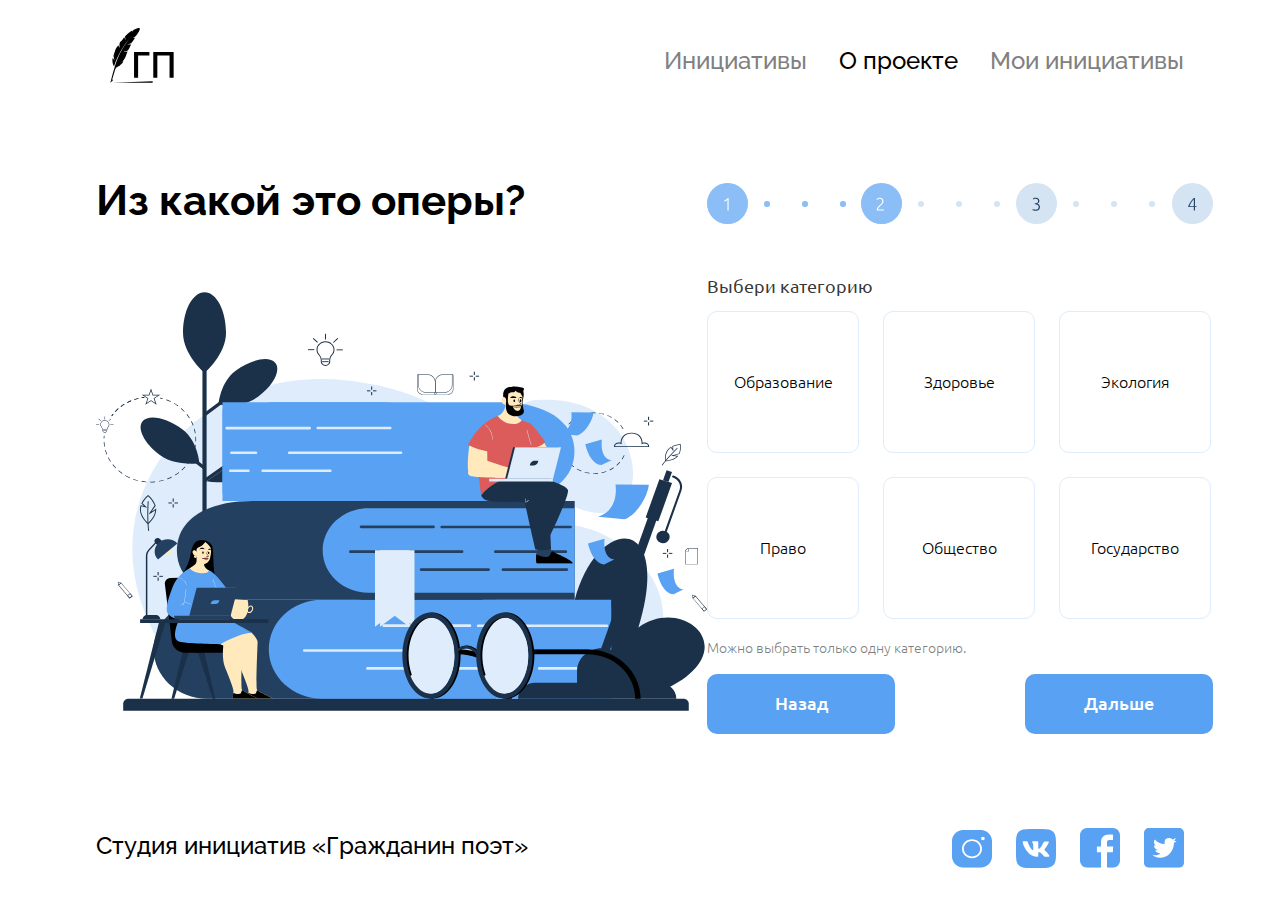
<file: second-screen.html>
<!DOCTYPE html>
<html lang="ru">
  <head>
    <meta charset="UTF-8">
    <meta name="viewport" content="width=device-width, initial-scale=1.0">
    <meta name="description" content="Портал народных инициатив в эпоху глобальной цензуры">
    <meta name="keywords" content="Образование, обучение, практика, теория, инициативы, хакатон, Яндекс, Практикум, JavaScript, React">
    <meta name="author" content="Борис Никиташов">
    <meta name="author" content="Вадим Колесников">
    <meta name="author" content="Александр Удинкан">
    <meta name="author" content="Анна Кухилава">
    <link href="./pages/second-screen.css" rel="stylesheet">
    <title>ГП-2025 – Создание инициативы</title>
  </head>
  <body class="root">
    <header class="header root__header">
      <a href="index.html">
        <img class="header__logo" src="resources/images/logo.svg" alt="Логотип проекта «Гражданин поэт – 2025»">
      </a>
      <nav class="header__nav">
        <ul class="header__list">
          <li class="header__list-item"><a class="header__link header__link_disabled" href="#">Инициативы</a></li>
          <li class="header__list-item"><a class="header__link" id="about-link" href="aboutProject.html">О проекте</a></li>
          <li class="header__list-item"><a class="header__link header__link_disabled" href="#">Мои инициативы</a></li>
        </ul>
      </nav>
    </header>
    <main class="main root__main">
      <div class="main__pic-container">
        <h2 class="main__subtitle">Из какой это оперы?</h2>
        <div class="main__illustration main__illustration_page_two"></div>
      </div>
      <div class="main__form-container">
        <div class="main__progress-bar main__progress-bar_step_two"></div>
        <form class="form">
          <label class="form__label" for="">Выбери категорию</label>
          <section class="form__categories">
            <button class="category">
              <p class="category__name">Образование</p>
            </button>
            <button class="category">
              <p class="category__name">Здоровье</p>
            </button>
            <button class="category">
              <p class="category__name">Экология</p>
            </button>
            <button class="category">
              <p class="category__name">Право</p>
            </button>
            <button class="category">
              <p class="category__name">Общество</p>
            </button>
            <button class="category">
              <p class="category__name">Государство</p>
            </button>
          </section>
          <p class="form__info">Можно выбрать только одну категорию.</p>
          <div class="form__buttons">
            <button class="button button_type_back">Назад</button>
            <button class="button button_type_next">Дальше</button>
          </div>
        </form>
      </div>
    </main>
    <footer class="footer root__footer">
      <address class="footer__author">Студия инициатив «Гражданин поэт»</address>
      <ul class="footer__list">
        <li class="footer__list-item">
          <a class="footer__link" href="#">
            <img class="footer__icon" src="resources/images/Instagram.svg" alt="Instagram">
          </a>
        </li>
        <li class="footer__list-item">
          <a class="footer__link" href="#">
            <img class="footer__icon" src="resources/images/VK.svg" alt="ВКонтакте">
          </a>
        </li>
        <li class="footer__list-item">
          <a class="footer__link" href="#">
            <img class="footer__icon" src="resources/images/Facebook.svg" alt="Facebook">
          </a>
        </li>
        <li class="footer__list-item">
          <a class="footer__link" href="#">
            <img class="footer__icon" src="resources/images/Twitter.svg" alt="Twitter">
          </a>
        </li>
      </ul>
    </footer>
    <div class="sorry">
      <p class="sorry__title">Извините!</p>
      <p class="sorry__text">У вас слишком маленький экран. Найдите калькулятор побольше.</p>
    </div>
    <script src="./scripts/second-screen.js"></script>
  </body>
</html>
</file>
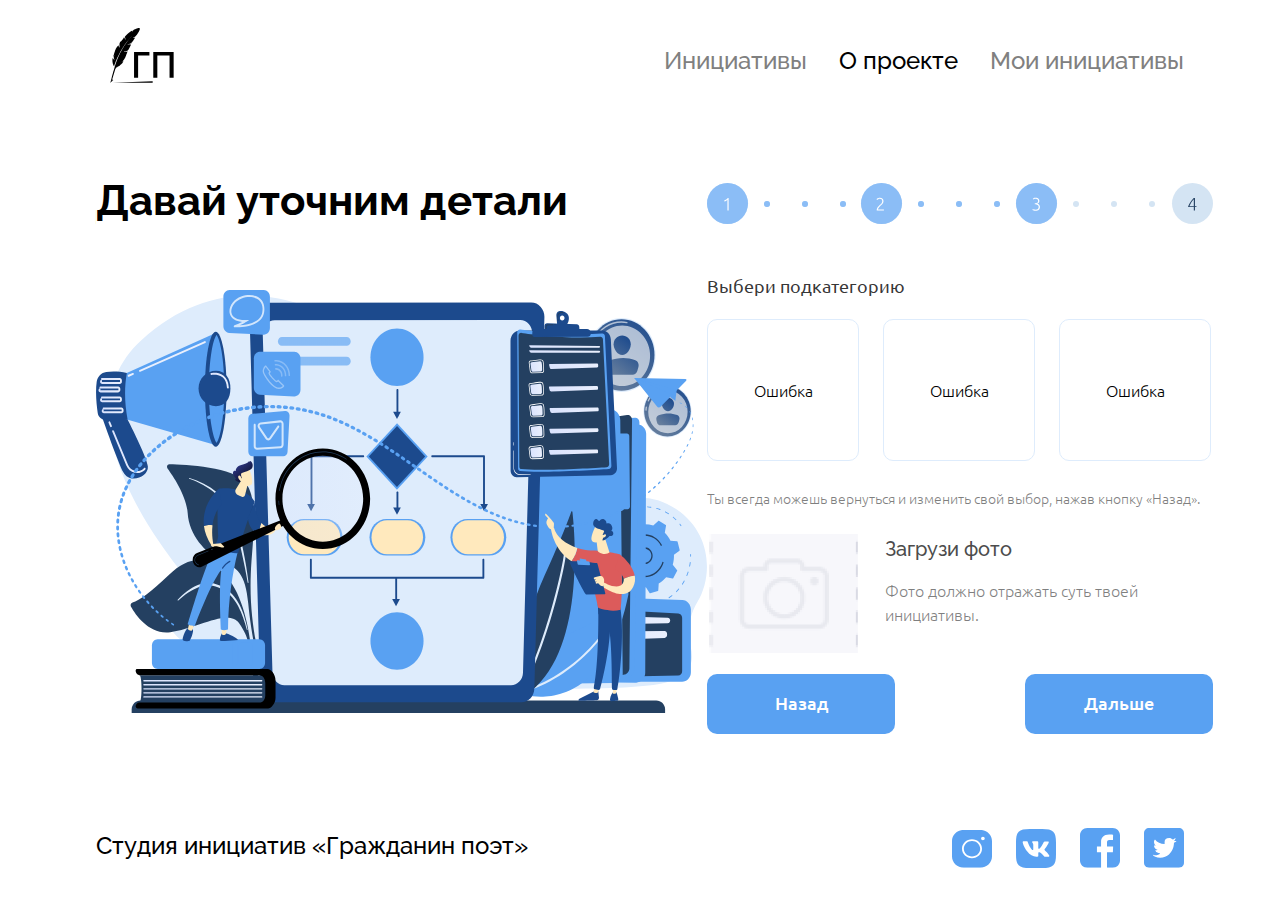
<file: third-screen.html>
<!DOCTYPE html>
<html lang="ru">
  <head>
    <meta charset="UTF-8">
    <meta name="viewport" content="width=device-width, initial-scale=1.0">
    <meta name="description" content="Портал народных инициатив в эпоху глобальной цензуры">
    <meta name="keywords" content="Образование, обучение, практика, теория, инициативы, хакатон, Яндекс, Практикум, JavaScript, React">
    <meta name="author" content="Борис Никиташов">
    <meta name="author" content="Вадим Колесников">
    <meta name="author" content="Александр Удинкан">
    <meta name="author" content="Анна Кухилава">
    <link href="./pages/third-screen.css" rel="stylesheet">
    <title>ГП-2025 – Создание инициативы</title>
  </head>
  <body class="root">
    <header class="header root__header">
      <a href="index.html">
        <img class="header__logo" src="resources/images/logo.svg" alt="Логотип проекта «Гражданин поэт – 2025»">
      </a>
      <nav class="header__nav">
        <ul class="header__list">
          <li class="header__list-item"><a class="header__link header__link_disabled" href="#">Инициативы</a></li>
          <li class="header__list-item"><a class="header__link" id="about-link" href="aboutProject.html">О проекте</a></li>
          <li class="header__list-item"><a class="header__link header__link_disabled" href="#">Мои инициативы</a></li>
        </ul>
      </nav>
    </header>
    <main class="main root__main">
      <div class="main__pic-container">
        <h2 class="main__subtitle">Давай уточним детали</h2>
        <div class="main__illustration main__illustration_page_three"></div>
      </div>
      <div class="main__form-container">
        <div class="main__progress-bar main__progress-bar_step_three"></div>
        <form class="form form_step_two">
          <label class="form__label" for="">Выбери подкатегорию</label>
          <section class="form__categories">
            <button class="category category_sub">
              <p class="category__name"></p>
            </button>
            <button class="category category_sub">
              <p class="category__name"></p>
            </button>
            <button class="category category_sub">
              <p class="category__name"></p>
            </button>
          </section>
          <p class="form__info">Ты всегда можешь вернуться и изменить свой выбор, нажав кнопку «Назад».</p>
          <section class="form__photo">
            <button class="form__photo-button">
              <img class="form__photo-label" src="./resources/images/photo.png" alt="Иллюстрация к инициативе">
            </button>
            <div class="form__photo-info">
              <p class="form__photo-info-title">Загрузи фото</p>
              <p class="form__photo-info-text">Фото должно отражать суть твоей инициативы.</p>
            </div>
          </section>
          <div class="form__buttons">
            <button class="button button_type_back">Назад</button>
            <button class="button button_type_next">Дальше</button>
          </div>
        </form>
      </div>
    </main>
    <footer class="footer root__footer">
      <address class="footer__author">Студия инициатив «Гражданин поэт»</address>
      <ul class="footer__list">
        <li class="footer__list-item">
          <a class="footer__link" href="#">
            <img class="footer__icon" src="resources/images/Instagram.svg" alt="Instagram">
          </a>
        </li>
        <li class="footer__list-item">
          <a class="footer__link" href="#">
            <img class="footer__icon" src="resources/images/VK.svg" alt="ВКонтакте">
          </a>
        </li>
        <li class="footer__list-item">
          <a class="footer__link" href="#">
            <img class="footer__icon" src="resources/images/Facebook.svg" alt="Facebook">
          </a>
        </li>
        <li class="footer__list-item">
          <a class="footer__link" href="#">
            <img class="footer__icon" src="resources/images/Twitter.svg" alt="Twitter">
          </a>
        </li>
      </ul>
    </footer>
    <div class="sorry">
      <p class="sorry__title">Извините!</p>
      <p class="sorry__text">У вас слишком маленький экран. Найдите калькулятор побольше.</p>
    </div>
    <script src="./scripts/third-screen.js"></script>
  </body>
</html>
</file>
<file: pages/index.css>
/* Подключаем normalize.css */

@import url(../resources/vendor/normalize.css);

/* Подключаем шрифты */

@import url(../resources/fonts/fonts.css);

/* Подключаем блок root */

@import url(../blocks/root/root.css);
@import url(../blocks/root/__header/root__header.css);
@import url(../blocks/root/__main/root__main.css);
@import url(../blocks/root/__footer/root__footer.css);

/* Подключаем блок header и его компоненты */

@import url(../blocks/header/header.css);
@import url(../blocks/header/__logo/header__logo.css);
@import url(../blocks/header/__list/header__list.css);
@import url(../blocks/header/__list-item/header__list-item.css);
@import url(../blocks/header/__link/header__link.css);
@import url(../blocks/header/__link/_disabled/header__link_disabled.css);

/* Подключаем блок main и его компоненты */

@import url(../blocks/main/main.css);
@import url(../blocks/main/_index/main_index.css);
@import url(../blocks/main/__title/main__title.css);
@import url(../blocks/main/__title/_bold/main__title_bold.css);
@import url(../blocks/main/__text/main__text.css);

/* Подключаем блок footer и его компоненты */

@import url(../blocks/footer/footer.css);
@import url(../blocks/footer/__author/footer__author.css);
@import url(../blocks/footer/__list/footer__list.css);
@import url(../blocks/footer/__list-item/footer__list-item.css);
@import url(../blocks/footer/__link/footer__link.css);

/* Подключаем блок button и его компоненты */

@import url(../blocks/button/button.css);
@import url(../blocks/button/_type/button_type_create.css);

/* Подключаем блок sorry и его компоненты */

@import url(../blocks/sorry/sorry.css);
@import url(../blocks/sorry/__title/sorry__title.css);
@import url(../blocks/sorry/__text/sorry__text.css);
</file>
<file: pages/aboutProject.css>
/* Подключаем normalize.css */

@import url(../resources/vendor/normalize.css);

/* Подключаем шрифты */

@import url(../resources/fonts/fonts.css);

/* Подключаем блок root */

@import url(../blocks/root/root.css);
@import url(../blocks/root/__header/root__header.css);
@import url(../blocks/root/__main/root__main.css);
@import url(../blocks/root/__footer/root__footer.css);

/* Подключаем блок header и его компоненты */

@import url(../blocks/header/header.css);
@import url(../blocks/header/__logo/header__logo.css);
@import url(../blocks/header/__list/header__list.css);
@import url(../blocks/header/__list-item/header__list-item.css);
@import url(../blocks/header/__link/header__link.css);
@import url(../blocks/header/__link/_active/header__link_active.css);
@import url(../blocks/header/__link/_disabled/header__link_disabled.css);

/* Подключаем блок about-project и его компоненты */

@import url(../blocks/about-project/about-project.css);
@import url(../blocks/about-project/project/project.css);
@import url(../blocks/about-project/about-project__title.css);
@import url(../blocks/about-project/project/__container/project__container.css);
@import url(../blocks/about-project/project/__container/_description/project__container_description.css);
@import url(../blocks/about-project/project/__container/_subtitle/project__container_subtitle.css);
@import url(../blocks/about-project/project/__img-container/_text/project__img-container_text.css);
@import url(../blocks/about-project/project/__container/_root/_element/project__container_root_element.css);
@import url(../blocks/about-project/project/__container/_defenition/project__container_defenition.css);

/* Подключаем блок footer и его компоненты */

@import url(../blocks/footer/footer.css);
@import url(../blocks/footer/__author/footer__author.css);
@import url(../blocks/footer/__list/footer__list.css);
@import url(../blocks/footer/__list-item/footer__list-item.css);
@import url(../blocks/footer/__link/footer__link.css);

/* Подключаем блок sorry и его компоненты */

@import url(../blocks/sorry/sorry.css);
@import url(../blocks/sorry/__title/sorry__title.css);
@import url(../blocks/sorry/__text/sorry__text.css);
</file>
<file: pages/first-screen.css>
/* Подключаем normalize.css */

@import url(../resources/vendor/normalize.css);

/* Подключаем шрифты */

@import url(../resources/fonts/fonts.css);

/* Подключаем блок root */

@import url(../blocks/root/root.css);
@import url(../blocks/root/__header/root__header.css);
@import url(../blocks/root/__main/root__main.css);
@import url(../blocks/root/__footer/root__footer.css);

/* Подключаем блок header и его компоненты */

@import url(../blocks/header/header.css);
@import url(../blocks/header/__logo/header__logo.css);
@import url(../blocks/header/__list/header__list.css);
@import url(../blocks/header/__list-item/header__list-item.css);
@import url(../blocks/header/__link/header__link.css);
@import url(../blocks/header/__link/_disabled/header__link_disabled.css);

/* Подключаем блок main и его компоненты */

@import url(../blocks/main/main.css);
@import url(../blocks/main/__pic-container/main__pic-container.css);
@import url(../blocks/main/__form-container/main__form-container.css);
@import url(../blocks/main/__subtitle/main__subtitle.css);
@import url(../blocks/main/__illustration/main__illustration.css);
@import url(../blocks/main/__illustration/_page/main__illustration_page_one.css);
@import url(../blocks/main/__progress-bar/main__progress-bar.css);
@import url(../blocks/main/__progress-bar/_step/main__progress-bar_step_one.css);

/* Подключаем блок footer и его компоненты */

@import url(../blocks/footer/footer.css);
@import url(../blocks/footer/__author/footer__author.css);
@import url(../blocks/footer/__list/footer__list.css);
@import url(../blocks/footer/__list-item/footer__list-item.css);
@import url(../blocks/footer/__link/footer__link.css);

/* Подключаем блок button и его компоненты */

@import url(../blocks/button/button.css);
@import url(../blocks/button/_type/button_type_next.css);

/* Подключаем блок form и его компоненты */

@import url(../blocks/form/form.css);
@import url(../blocks/form/__input/form__input.css);
@import url(../blocks/form/__label/form__label.css);
@import url(../blocks/form/__info/form__info.css);

/* Подключаем блок sorry и его компоненты */

@import url(../blocks/sorry/sorry.css);
@import url(../blocks/sorry/__title/sorry__title.css);
@import url(../blocks/sorry/__text/sorry__text.css);
</file>
<file: pages/fourth-screen.css>
/* Подключаем normalize.css */

@import url(../resources/vendor/normalize.css);

/* Подключаем шрифты */

@import url(../resources/fonts/fonts.css);

/* Подключаем блок root */

@import url(../blocks/root/root.css);
@import url(../blocks/root/__header/root__header.css);
@import url(../blocks/root/__main/root__main.css);
@import url(../blocks/root/__footer/root__footer.css);
@import url(../blocks/root/__done/root__done.css);

/* Подключаем блок header и его компоненты */

@import url(../blocks/header/header.css);
@import url(../blocks/header/__logo/header__logo.css);
@import url(../blocks/header/__list/header__list.css);
@import url(../blocks/header/__list-item/header__list-item.css);
@import url(../blocks/header/__link/header__link.css);
@import url(../blocks/header/__link/_disabled/header__link_disabled.css);

/* Подключаем блок main и его компоненты */

@import url(../blocks/main/main.css);
@import url(../blocks/main/__pic-container/main__pic-container.css);
@import url(../blocks/main/__form-container/main__form-container.css);
@import url(../blocks/main/__subtitle/main__subtitle.css);
@import url(../blocks/main/__illustration/main__illustration.css);
@import url(../blocks/main/__illustration/_page/main__illustration_page_four.css);
@import url(../blocks/main/__progress-bar/main__progress-bar.css);
@import url(../blocks/main/__progress-bar/_step/main__progress-bar_step_four.css);

/* Подключаем блок footer и его компоненты */

@import url(../blocks/footer/footer.css);
@import url(../blocks/footer/__author/footer__author.css);
@import url(../blocks/footer/__list/footer__list.css);
@import url(../blocks/footer/__list-item/footer__list-item.css);
@import url(../blocks/footer/__link/footer__link.css);

/* Подключаем блок done и его компоненты */

@import url(../blocks/done/done.css);
@import url(../blocks/done/_visible/done_visible.css);
@import url(../blocks/done/__container/done__container.css);
@import url(../blocks/done/__title/done__title.css);
@import url(../blocks/done/__text/done__text.css);
@import url(../blocks/done/__illustration/done__illustration.css);

/* Подключаем блок button и его компоненты */

@import url(../blocks/button/button.css);
@import url(../blocks/button/_type/button_type_refresh.css);
@import url(../blocks/button/_type/button_type_next.css);
@import url(../blocks/button/_type/button_type_back.css);
@import url(../blocks/button/__refresh-icon/button__refresh-icon.css);

/* Подключаем блок form и его компоненты */

@import url(../blocks/form/form.css);
@import url(../blocks/form/__input/form__input.css);
@import url(../blocks/form/__input/_type/form__input_type_textarea.css);
@import url(../blocks/form/__label/form__label.css);
@import url(../blocks/form/__info/form__info.css);
@import url(../blocks/form/__textarea-wrapper/form__textarea-wrapper.css);
@import url(../blocks/form/__author/form__author.css);
@import url(../blocks/form/__buttons/form__buttons.css);

/* Подключаем блок sorry и его компоненты */

@import url(../blocks/sorry/sorry.css);
@import url(../blocks/sorry/__title/sorry__title.css);
@import url(../blocks/sorry/__text/sorry__text.css);
</file>
<file: pages/initiative.css>
/* Подключаем normalize.css */

@import url(../resources/vendor/normalize.css);

/* Подключаем шрифты */

@import url(../resources/fonts/fonts.css);

/* Подключаем блок root */

@import url(../blocks/root/root.css);
@import url(../blocks/root/_initiative/root_initiative.css);
@import url(../blocks/root/__initiative/root__initiative.css);
@import url(../blocks/root/__header/root__header.css);
@import url(../blocks/root/__main/root__main.css);
@import url(../blocks/root/__footer/root__footer.css);
@import url(../blocks/root/__new-comment/root__new-comment.css);
@import url(../blocks/root/__close/root__close.css);

/* Подключаем блок header и его компоненты */

@import url(../blocks/header/header.css);
@import url(../blocks/header/__logo/header__logo.css);
@import url(../blocks/header/__list/header__list.css);
@import url(../blocks/header/__list-item/header__list-item.css);
@import url(../blocks/header/__link/header__link.css);
@import url(../blocks/header/__link/_disabled/header__link_disabled.css);

/* Подключаем блок initiative и его компоненты */

@import url(../blocks/initiative/__title/initiative__title.css);
@import url(../blocks/initiative/__container/initiative__container.css);
@import url(../blocks/initiative/__main/initiative__main.css);
@import url(../blocks/initiative/__image/initiative__image.css);
@import url(../blocks/initiative/__text/initiative__text.css);
@import url(../blocks/initiative/__comments-title/initiative__comments-title.css);
@import url(../blocks/initiative/__more-comments/initiative__more-comments.css);
@import url(../blocks/initiative/__aside/initiative__aside.css);
@import url(../blocks/initiative/__support-container/initiative__support-container.css);
@import url(../blocks/initiative/__support-bar/initiative__support-bar.css);
@import url(../blocks/initiative/__labels/initiative__labels.css);
@import url(../blocks/initiative/__support-count/initiative__support-count.css);
@import url(../blocks/initiative/__support-target/initiative__support-target.css);
@import url(../blocks/initiative/__share/initiative__share.css);
@import url(../blocks/initiative/__share-item/initiative__share-item.css);
@import url(../blocks/initiative/__share-link/initiative__share-link.css);
@import url(../blocks/initiative/__actual/initiative__actual.css);
@import url(../blocks/initiative/__actual-title/initiative__actual-title.css);
@import url(../blocks/initiative/__actual-card/initiative__actual-card.css);
@import url(../blocks/initiative/__actual-image/initiative__actual-image.css);
@import url(../blocks/initiative/__actual-card-texts/initiative__actual-card-texts.css);
@import url(../blocks/initiative/__actual-card-title/initiative__actual-card-title.css);
@import url(../blocks/initiative/__actual-supporters/initiative__actual-supporters.css);

/* Подключаем блок comment и его компоненты */

@import url(../blocks/comment/comment.css);
@import url(../blocks/comment/__title/comment__title.css);
@import url(../blocks/comment/__userpic/comment__userpic.css);
@import url(../blocks/comment/__author/comment__author.css);
@import url(../blocks/comment/__time/comment__time.css);
@import url(../blocks/comment/__text/comment__text.css);
@import url(../blocks/comment/__reaction/comment__reaction.css);
@import url(../blocks/comment/__like/comment__like.css);
@import url(../blocks/comment/__like/_active/comment__like_active.css);
@import url(../blocks/comment/__like-count/comment__like-count.css);

/* Подключаем блок new-comment и его компоненты */

@import url(../blocks/new-comment/new-comment.css);
@import url(../blocks/new-comment/_visible/new-comment_visible.css);
@import url(../blocks/new-comment/__container/new-comment__container.css);
@import url(../blocks/new-comment/__header/new-comment__header.css);
@import url(../blocks/new-comment/__fieldset/new-comment__fieldset.css);
@import url(../blocks/new-comment/__input/new-comment__input.css);
@import url(../blocks/new-comment/__choice/new-comment__choice.css);
@import url(../blocks/new-comment/__option/new-comment__option.css);
@import url(../blocks/new-comment/__option/_active/new-comment__option_active.css);
@import url(../blocks/new-comment/__image/new-comment__image.css);
@import url(../blocks/new-comment/__text/new-comment__text.css);
@import url(../blocks/new-comment/__text-error/new-comment__text-error.css);
@import url(../blocks/new-comment/__author/new-comment__author.css);

/* Подключаем блок footer и его компоненты */

@import url(../blocks/footer/footer.css);
@import url(../blocks/footer/__author/footer__author.css);
@import url(../blocks/footer/__list/footer__list.css);
@import url(../blocks/footer/__list-item/footer__list-item.css);
@import url(../blocks/footer/__link/footer__link.css);

/* Подключаем блок button и его компоненты */

@import url(../blocks/button/button.css);
@import url(../blocks/button/__refresh-icon/button__refresh-icon.css);
@import url(../blocks/button/_type/button_type_comment.css);
@import url(../blocks/button/_type/button_type_support.css);
@import url(../blocks/button/_type/button_type_refresh.css);

/* Подключаем блок close */

@import url(../blocks/close/close.css);

/* Подключаем блок sorry и его компоненты */

@import url(../blocks/sorry/sorry.css);
@import url(../blocks/sorry/__title/sorry__title.css);
@import url(../blocks/sorry/__text/sorry__text.css);
</file>
<file: pages/second-screen.css>
/* Подключаем normalize.css */

@import url(../resources/vendor/normalize.css);

/* Подключаем шрифты */

@import url(../resources/fonts/fonts.css);

/* Подключаем блок root */

@import url(../blocks/root/root.css);
@import url(../blocks/root/__header/root__header.css);
@import url(../blocks/root/__main/root__main.css);
@import url(../blocks/root/__footer/root__footer.css);

/* Подключаем блок header и его компоненты */

@import url(../blocks/header/header.css);
@import url(../blocks/header/__logo/header__logo.css);
@import url(../blocks/header/__list/header__list.css);
@import url(../blocks/header/__list-item/header__list-item.css);
@import url(../blocks/header/__link/header__link.css);
@import url(../blocks/header/__link/_disabled/header__link_disabled.css);

/* Подключаем блок main и его компоненты */

@import url(../blocks/main/main.css);
@import url(../blocks/main/__pic-container/main__pic-container.css);
@import url(../blocks/main/__form-container/main__form-container.css);
@import url(../blocks/main/__subtitle/main__subtitle.css);
@import url(../blocks/main/__illustration/main__illustration.css);
@import url(../blocks/main/__illustration/_page/main__illustration_page_two.css);
@import url(../blocks/main/__progress-bar/main__progress-bar.css);
@import url(../blocks/main/__progress-bar/_step/main__progress-bar_step_two.css);

/* Подключаем блок footer и его компоненты */

@import url(../blocks/footer/footer.css);
@import url(../blocks/footer/__author/footer__author.css);
@import url(../blocks/footer/__list/footer__list.css);
@import url(../blocks/footer/__list-item/footer__list-item.css);
@import url(../blocks/footer/__link/footer__link.css);

/* Подключаем блок button и его компоненты */

@import url(../blocks/button/button.css);
@import url(../blocks/button/_type/button_type_next.css);
@import url(../blocks/button/_type/button_type_back.css);

/* Подключаем блок form и его компоненты */

@import url(../blocks/form/form.css);
@import url(../blocks/form/__input/form__input.css);
@import url(../blocks/form/__label/form__label.css);
@import url(../blocks/form/__info/form__info.css);
@import url(../blocks/form/__categories/form__categories.css);
@import url(../blocks/form/__buttons/form__buttons.css);

/* Подключаем блок category и его компоненты */

@import url(../blocks/category/category.css);
@import url(../blocks/category/_active/category_active.css);
@import url(../blocks/category/__name/category__name.css);

/* Подключаем блок sorry и его компоненты */

@import url(../blocks/sorry/sorry.css);
@import url(../blocks/sorry/__title/sorry__title.css);
@import url(../blocks/sorry/__text/sorry__text.css);
</file>
<file: pages/third-screen.css>
/* Подключаем normalize.css */

@import url(../resources/vendor/normalize.css);

/* Подключаем шрифты */

@import url(../resources/fonts/fonts.css);

/* Подключаем блок root */

@import url(../blocks/root/root.css);
@import url(../blocks/root/__header/root__header.css);
@import url(../blocks/root/__main/root__main.css);
@import url(../blocks/root/__footer/root__footer.css);

/* Подключаем блок header и его компоненты */

@import url(../blocks/header/header.css);
@import url(../blocks/header/__logo/header__logo.css);
@import url(../blocks/header/__list/header__list.css);
@import url(../blocks/header/__list-item/header__list-item.css);
@import url(../blocks/header/__link/header__link.css);
@import url(../blocks/header/__link/_disabled/header__link_disabled.css);

/* Подключаем блок main и его компоненты */

@import url(../blocks/main/main.css);
@import url(../blocks/main/__pic-container/main__pic-container.css);
@import url(../blocks/main/__form-container/main__form-container.css);
@import url(../blocks/main/__subtitle/main__subtitle.css);
@import url(../blocks/main/__illustration/main__illustration.css);
@import url(../blocks/main/__illustration/_page/main__illustration_page_three.css);
@import url(../blocks/main/__progress-bar/main__progress-bar.css);
@import url(../blocks/main/__progress-bar/_step/main__progress-bar_step_three.css);

/* Подключаем блок footer и его компоненты */

@import url(../blocks/footer/footer.css);
@import url(../blocks/footer/__author/footer__author.css);
@import url(../blocks/footer/__list/footer__list.css);
@import url(../blocks/footer/__list-item/footer__list-item.css);
@import url(../blocks/footer/__link/footer__link.css);

/* Подключаем блок button и его компоненты */

@import url(../blocks/button/button.css);
@import url(../blocks/button/_type/button_type_next.css);
@import url(../blocks/button/_type/button_type_back.css);

/* Подключаем блок form и его компоненты */

@import url(../blocks/form/form.css);
@import url(../blocks/form/__categories/form__categories.css);
@import url(../blocks/form/__label/form__label.css);
@import url(../blocks/form/__info/form__info.css);
@import url(../blocks/form/__buttons/form__buttons.css);
@import url(../blocks/form/__photo/form__photo.css);
@import url(../blocks/form/__photo-button/form__photo-button.css);
@import url(../blocks/form/__photo-label/form__photo-label.css);
@import url(../blocks/form/__photo-info/form__photo-info.css);
@import url(../blocks/form/__photo-info-title/form__photo-info-title.css);
@import url(../blocks/form/__photo-info-text/form__photo-info-text.css);

/* Подключаем блок category и его компоненты */

@import url(../blocks/category/category.css);
@import url(../blocks/category/_sub/category_sub.css);
@import url(../blocks/category/_active/category_active.css);
@import url(../blocks/category/__name/category__name.css);

/* Подключаем блок sorry и его компоненты */

@import url(../blocks/sorry/sorry.css);
@import url(../blocks/sorry/__title/sorry__title.css);
@import url(../blocks/sorry/__text/sorry__text.css);
</file>
